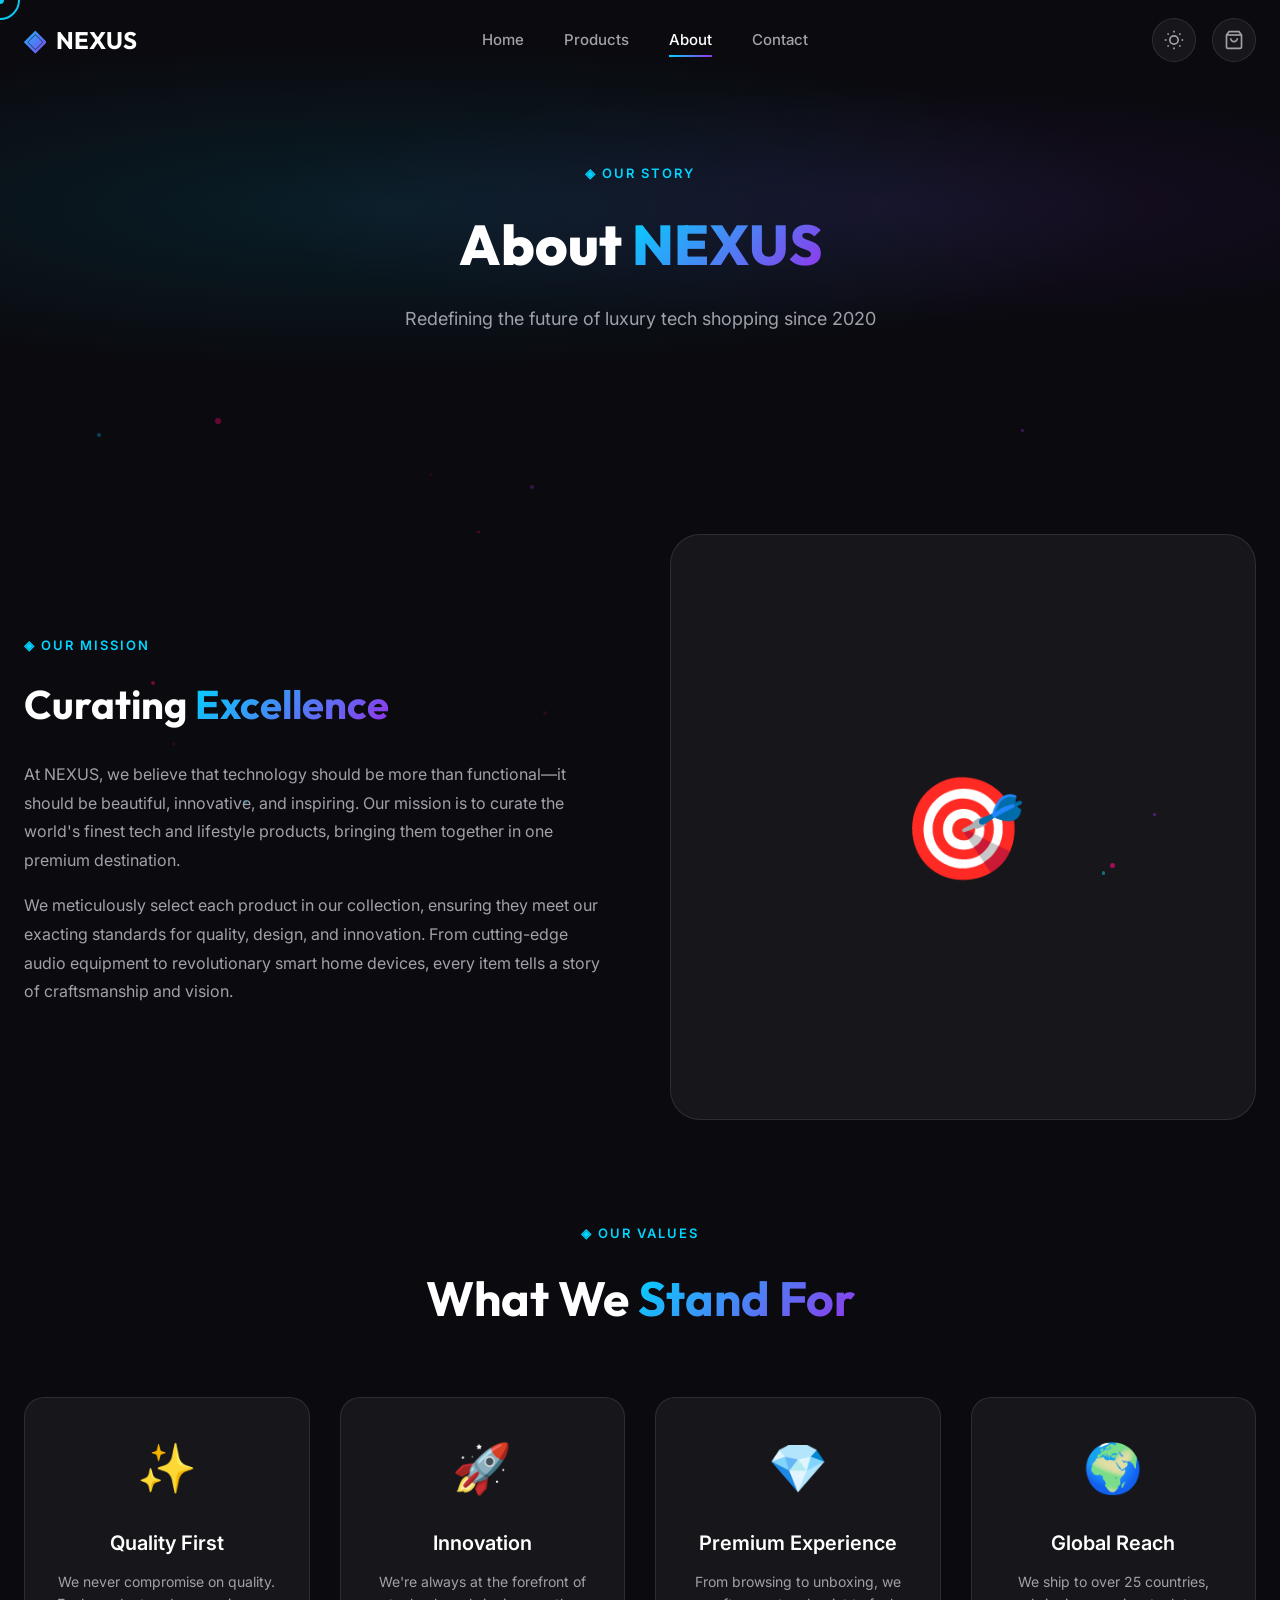
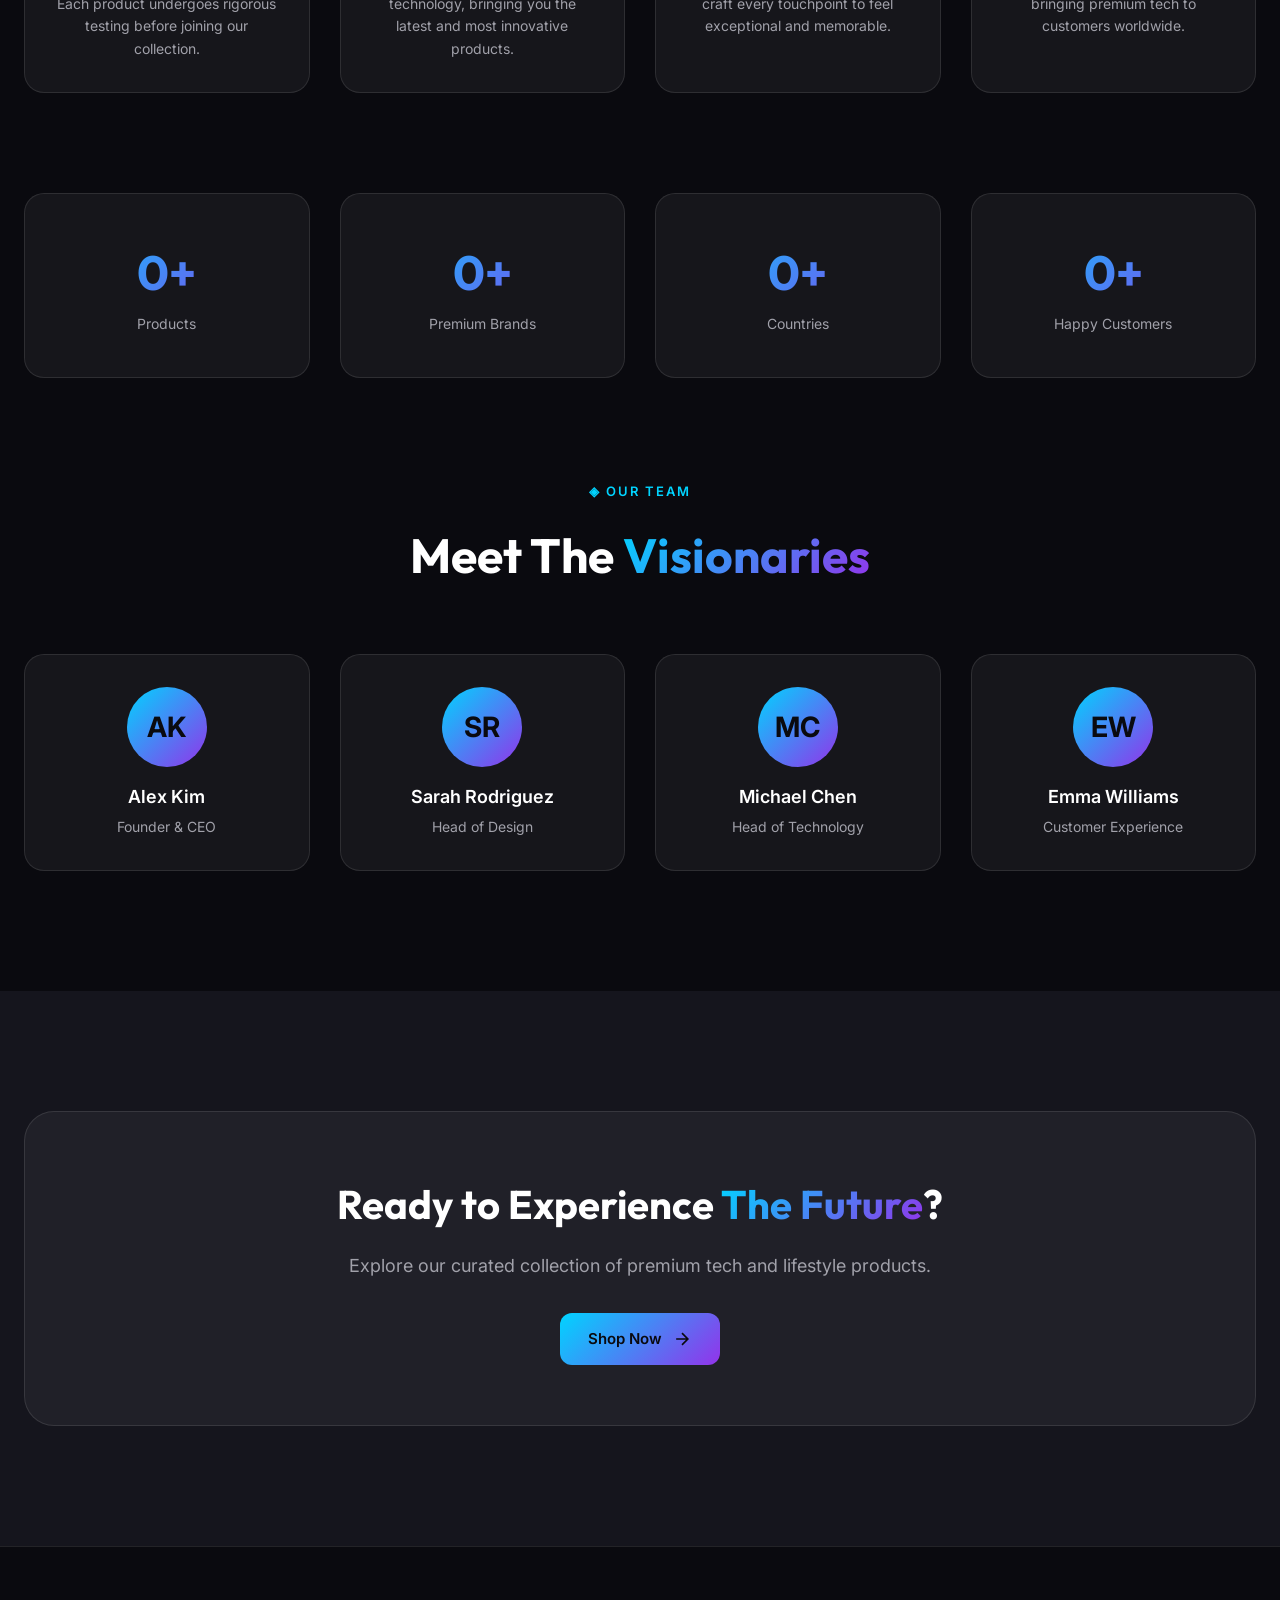
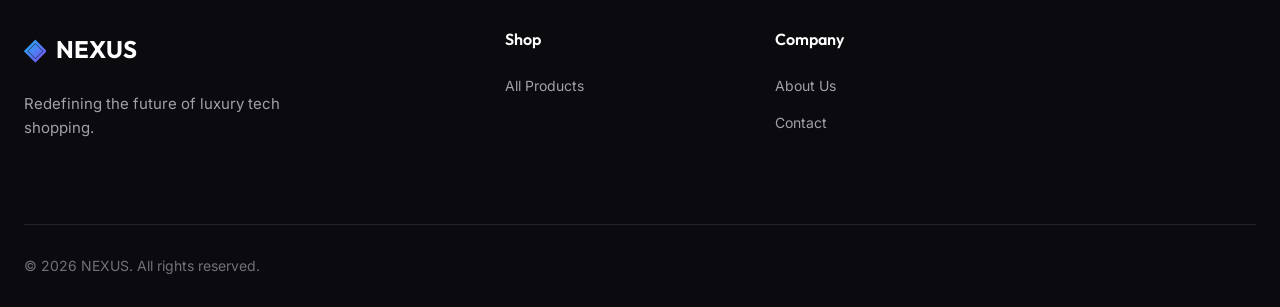
<file: about.html>
<!DOCTYPE html>
<html lang="en">

<head>

    
    <meta charset="UTF-8">
    <meta name="viewport" content="width=device-width, initial-scale=1.0">
    <meta name="description"
        content="Learn about NEXUS - Your premium destination for cutting-edge tech and lifestyle products.">
    <title>About Us | NEXUS</title>
    <link rel="preconnect" href="https://fonts.googleapis.com">
    <link rel="preconnect" href="https://fonts.gstatic.com" crossorigin>
    <link
        href="https://fonts.googleapis.com/css2?family=Inter:wght@300;400;500;600;700&family=Outfit:wght@300;400;500;600;700;800&display=swap"
        rel="stylesheet">
    <link rel="stylesheet" href="styles.css">
</head>

<body>
    <div id="particles-container" class="particles-container"></div>
    <div class="cursor cursor-dot"></div>
    <div class="cursor cursor-outline"></div>

    <!-- Header -->
    <header id="header" class="header scrolled">
        <nav class="nav container">
            <a href="index.html" class="logo">
                <span class="logo-icon">◈</span>
                <span class="logo-text">NEXUS</span>
            </a>
            <ul class="nav-links">
                <li><a href="index.html" class="nav-link">Home</a></li>
                <li><a href="products.html" class="nav-link">Products</a></li>
                <li><a href="about.html" class="nav-link active">About</a></li>
                <li><a href="contact.html" class="nav-link">Contact</a></li>
            </ul>
            <div class="nav-actions">
                <button id="theme-toggle" class="nav-btn magnetic-btn" aria-label="Toggle Theme">
                    <svg class="theme-icon-dark" width="20" height="20" viewBox="0 0 24 24" fill="none"
                        stroke="currentColor" stroke-width="2">
                        <circle cx="12" cy="12" r="5"></circle>
                        <line x1="12" y1="1" x2="12" y2="3"></line>
                        <line x1="12" y1="21" x2="12" y2="23"></line>
                        <line x1="4.22" y1="4.22" x2="5.64" y2="5.64"></line>
                        <line x1="18.36" y1="18.36" x2="19.78" y2="19.78"></line>
                        <line x1="1" y1="12" x2="3" y2="12"></line>
                        <line x1="21" y1="12" x2="23" y2="12"></line>
                        <line x1="4.22" y1="19.78" x2="5.64" y2="18.36"></line>
                        <line x1="18.36" y1="5.64" x2="19.78" y2="4.22"></line>
                    </svg>
                    <svg class="theme-icon-light" width="20" height="20" viewBox="0 0 24 24" fill="none"
                        stroke="currentColor" stroke-width="2">
                        <path d="M21 12.79A9 9 0 1 1 11.21 3 7 7 0 0 0 21 12.79z"></path>
                    </svg>
                </button>
                <button id="cart-toggle" class="nav-btn magnetic-btn cart-btn" aria-label="Shopping Cart">
                    <svg width="20" height="20" viewBox="0 0 24 24" fill="none" stroke="currentColor" stroke-width="2">
                        <path d="M6 2L3 6v14a2 2 0 0 0 2 2h14a2 2 0 0 0 2-2V6l-3-4z"></path>
                        <line x1="3" y1="6" x2="21" y2="6"></line>
                        <path d="M16 10a4 4 0 0 1-8 0"></path>
                    </svg>
                    <span id="cart-count" class="cart-count">0</span>
                </button>
                <button id="mobile-menu-toggle" class="nav-btn mobile-menu-btn" aria-label="Menu">
                    <span class="hamburger"></span>
                </button>
            </div>
        </nav>
        <div id="mobile-menu" class="mobile-menu">
            <ul class="mobile-nav-links">
                <li><a href="index.html" class="mobile-nav-link">Home</a></li>
                <li><a href="products.html" class="mobile-nav-link">Products</a></li>
                <li><a href="about.html" class="mobile-nav-link">About</a></li>
                <li><a href="contact.html" class="mobile-nav-link">Contact</a></li>
            </ul>
        </div>
    </header>

    <main>
        <!-- Page Header -->
        <section class="page-header">
            <div class="container">
                <div class="page-header-content">
                    <span class="section-badge">◈ OUR STORY</span>
                    <h1 class="page-title">About <span class="gradient-text">NEXUS</span></h1>
                    <p class="page-description">Redefining the future of luxury tech shopping since 2020</p>
                </div>
            </div>
        </section>

        <!-- About Content -->
        <section class="about-section">
            <div class="container">
                <!-- Mission -->
                <div class="about-block animate-on-scroll">
                    <div class="about-content">
                        <span class="section-badge">◈ OUR MISSION</span>
                        <h2 class="about-title">Curating <span class="gradient-text">Excellence</span></h2>
                        <p>At NEXUS, we believe that technology should be more than functional—it should be beautiful,
                            innovative, and inspiring. Our mission is to curate the world's finest tech and lifestyle
                            products, bringing them together in one premium destination.</p>
                        <p>We meticulously select each product in our collection, ensuring they meet our exacting
                            standards for quality, design, and innovation. From cutting-edge audio equipment to
                            revolutionary smart home devices, every item tells a story of craftsmanship and vision.</p>
                    </div>
                    <div class="about-image">
                        <div class="about-image-placeholder">
                            <span>🎯</span>
                        </div>
                    </div>
                </div>

                <!-- Values -->
                <div class="about-values animate-on-scroll">
                    <div class="section-header">
                        <span class="section-badge">◈ OUR VALUES</span>
                        <h2 class="section-title">What We <span class="gradient-text">Stand For</span></h2>
                    </div>
                    <div class="values-grid">
                        <div class="value-card">
                            <div class="value-icon">✨</div>
                            <h3>Quality First</h3>
                            <p>We never compromise on quality. Each product undergoes rigorous testing before joining
                                our collection.</p>
                        </div>
                        <div class="value-card">
                            <div class="value-icon">🚀</div>
                            <h3>Innovation</h3>
                            <p>We're always at the forefront of technology, bringing you the latest and most innovative
                                products.</p>
                        </div>
                        <div class="value-card">
                            <div class="value-icon">💎</div>
                            <h3>Premium Experience</h3>
                            <p>From browsing to unboxing, we craft every touchpoint to feel exceptional and memorable.
                            </p>
                        </div>
                        <div class="value-card">
                            <div class="value-icon">🌍</div>
                            <h3>Global Reach</h3>
                            <p>We ship to over 25 countries, bringing premium tech to customers worldwide.</p>
                        </div>
                    </div>
                </div>

                <!-- Stats -->
                <div class="about-stats animate-on-scroll">
                    <div class="stat-card">
                        <span class="stat-number" data-count="150">0</span>
                        <span class="stat-label">Products</span>
                    </div>
                    <div class="stat-card">
                        <span class="stat-number" data-count="50">0</span>
                        <span class="stat-label">Premium Brands</span>
                    </div>
                    <div class="stat-card">
                        <span class="stat-number" data-count="25">0</span>
                        <span class="stat-label">Countries</span>
                    </div>
                    <div class="stat-card">
                        <span class="stat-number" data-count="10000">0</span>
                        <span class="stat-label">Happy Customers</span>
                    </div>
                </div>

                <!-- Team -->
                <div class="about-team animate-on-scroll">
                    <div class="section-header">
                        <span class="section-badge">◈ OUR TEAM</span>
                        <h2 class="section-title">Meet The <span class="gradient-text">Visionaries</span></h2>
                    </div>
                    <div class="team-grid">
                        <div class="team-card">
                            <div class="team-avatar">AK</div>
                            <h3>Alex Kim</h3>
                            <p>Founder & CEO</p>
                        </div>
                        <div class="team-card">
                            <div class="team-avatar">SR</div>
                            <h3>Sarah Rodriguez</h3>
                            <p>Head of Design</p>
                        </div>
                        <div class="team-card">
                            <div class="team-avatar">MC</div>
                            <h3>Michael Chen</h3>
                            <p>Head of Technology</p>
                        </div>
                        <div class="team-card">
                            <div class="team-avatar">EW</div>
                            <h3>Emma Williams</h3>
                            <p>Customer Experience</p>
                        </div>
                    </div>
                </div>
            </div>
        </section>

        <!-- CTA -->
        <section class="about-cta">
            <div class="container">
                <div class="cta-card animate-on-scroll">
                    <h2>Ready to Experience <span class="gradient-text">The Future</span>?</h2>
                    <p>Explore our curated collection of premium tech and lifestyle products.</p>
                    <a href="products.html" class="btn btn-primary magnetic-btn">
                        <span>Shop Now</span>
                        <svg width="20" height="20" viewBox="0 0 24 24" fill="none" stroke="currentColor"
                            stroke-width="2">
                            <path d="M5 12h14M12 5l7 7-7 7" />
                        </svg>
                    </a>
                </div>
            </div>
        </section>
    </main>

    <!-- Footer -->
    <footer class="footer">
        <div class="container">
            <div class="footer-grid">
                <div class="footer-brand">
                    <a href="index.html" class="logo">
                        <span class="logo-icon">◈</span>
                        <span class="logo-text">NEXUS</span>
                    </a>
                    <p class="footer-tagline">Redefining the future of luxury tech shopping.</p>
                </div>
                <div class="footer-links">
                    <h4>Shop</h4>
                    <ul>
                        <li><a href="products.html">All Products</a></li>
                    </ul>
                </div>
                <div class="footer-links">
                    <h4>Company</h4>
                    <ul>
                        <li><a href="about.html">About Us</a></li>
                        <li><a href="contact.html">Contact</a></li>
                    </ul>
                </div>
            </div>
            <div class="footer-bottom">
                <p>&copy; 2026 NEXUS. All rights reserved.</p>
            </div>
        </div>
    </footer>

    <!-- Cart Sidebar -->
    <div id="cart-overlay" class="cart-overlay"></div>
    <aside id="cart-sidebar" class="cart-sidebar">
        <div class="cart-header">
            <h3>Your Cart</h3>
            <button id="cart-close" class="cart-close">&times;</button>
        </div>
        <div id="cart-items" class="cart-items">
            <div class="cart-empty">
                <svg width="64" height="64" viewBox="0 0 24 24" fill="none" stroke="currentColor" stroke-width="1">
                    <path d="M6 2L3 6v14a2 2 0 0 0 2 2h14a2 2 0 0 0 2-2V6l-3-4z"></path>
                    <line x1="3" y1="6" x2="21" y2="6"></line>
                    <path d="M16 10a4 4 0 0 1-8 0"></path>
                </svg>
                <p>Your cart is empty</p>
                <a href="products.html" class="btn btn-secondary">Start Shopping</a>
            </div>
        </div>
        <div id="cart-footer" class="cart-footer">
            <div class="cart-subtotal">
                <span>Subtotal</span>
                <span id="cart-total">$0.00</span>
            </div>
            <button id="checkout-btn" class="btn btn-primary checkout-btn magnetic-btn">Checkout</button>
        </div>
    </aside>

    <div id="toast-container" class="toast-container"> <!-- JavaScript (Modular) -->
        <script type="module" src="js/main.js"></script>
</body>

</html>
</file>
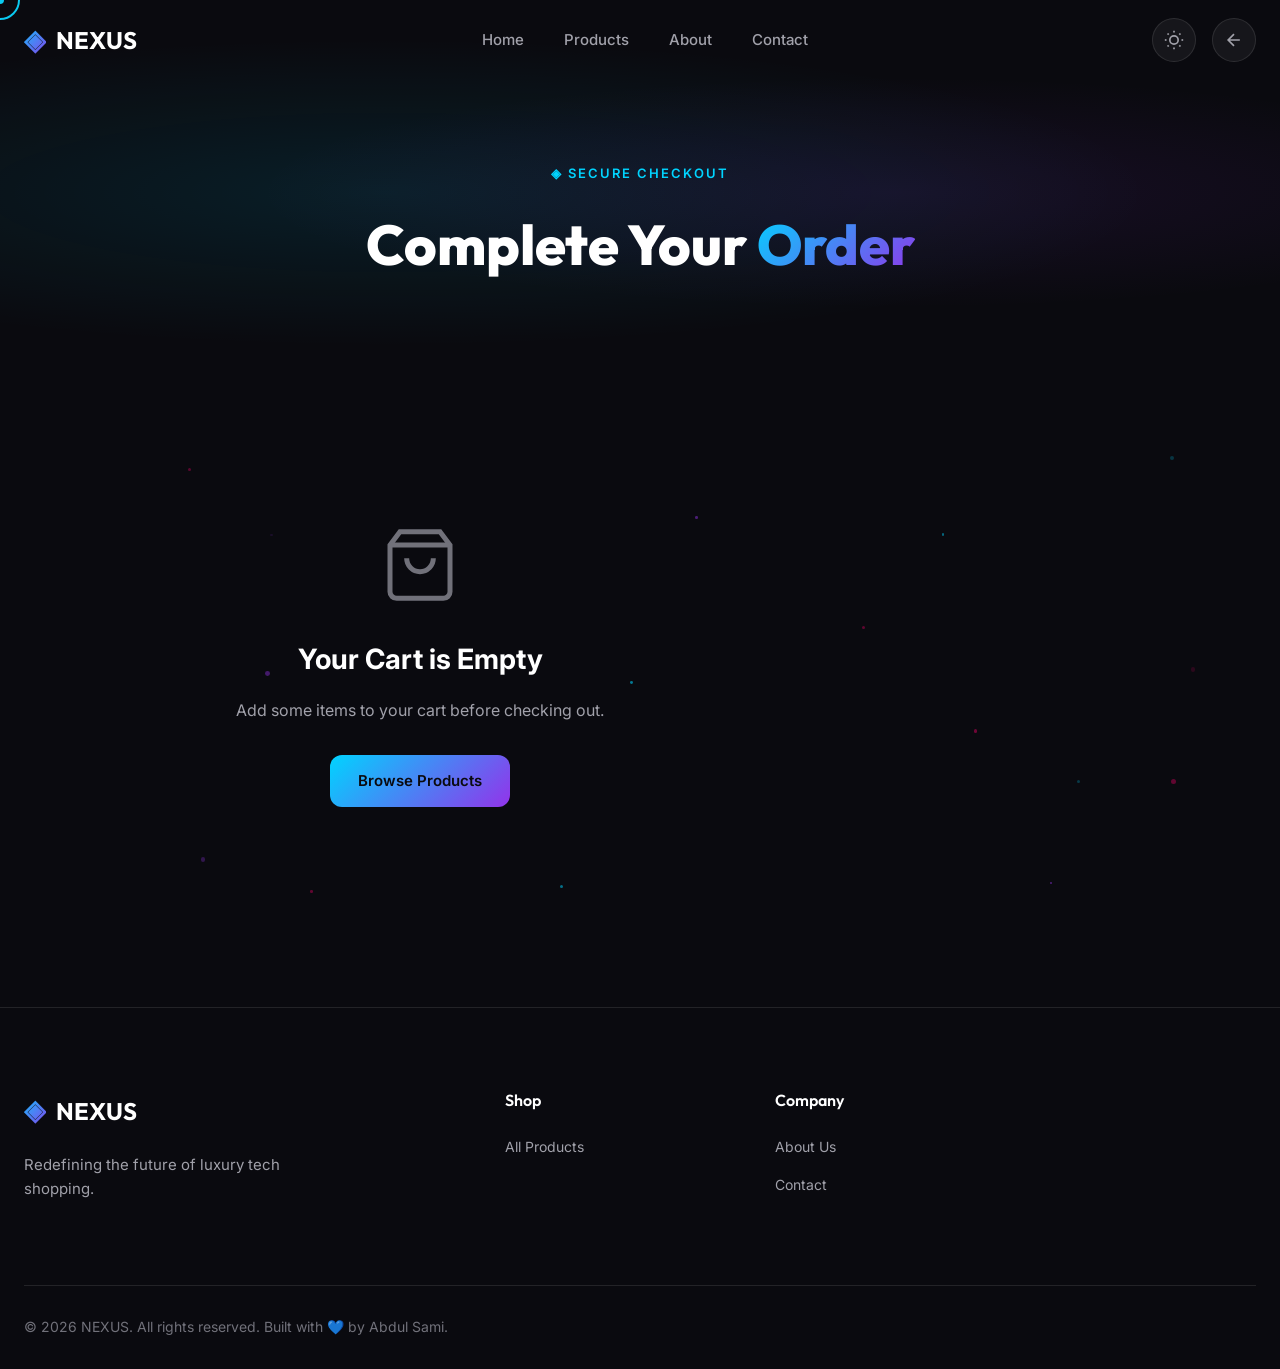
<file: checkout.html>
<!DOCTYPE html>
<html lang="en">
  <head>
    <meta charset="UTF-8" />
    <meta name="viewport" content="width=device-width, initial-scale=1.0" />
    <meta
      name="description"
      content="Checkout - Complete your purchase at NEXUS"
    />
    <title>Checkout | NEXUS</title>
    <link rel="preconnect" href="https://fonts.googleapis.com" />
    <link rel="preconnect" href="https://fonts.gstatic.com" crossorigin />
    <link
      href="https://fonts.googleapis.com/css2?family=Inter:wght@300;400;500;600;700&family=Outfit:wght@300;400;500;600;700;800&display=swap"
      rel="stylesheet"
    />
    <link rel="stylesheet" href="styles.css" />
  </head>

  <body>
    <div id="particles-container" class="particles-container"></div>
    <div class="cursor cursor-dot"></div>
    <div class="cursor cursor-outline"></div>

    <!-- Header -->
    <header id="header" class="header scrolled">
      <nav class="nav container">
        <a href="index.html" class="logo">
          <span class="logo-icon">◈</span>
          <span class="logo-text">NEXUS</span>
        </a>
        <ul class="nav-links">
          <li><a href="index.html" class="nav-link">Home</a></li>
          <li><a href="products.html" class="nav-link">Products</a></li>
          <li><a href="about.html" class="nav-link">About</a></li>
          <li><a href="contact.html" class="nav-link">Contact</a></li>
        </ul>
        <div class="nav-actions">
          <button
            id="theme-toggle"
            class="nav-btn magnetic-btn"
            aria-label="Toggle Theme"
          >
            <svg
              class="theme-icon-dark"
              width="20"
              height="20"
              viewBox="0 0 24 24"
              fill="none"
              stroke="currentColor"
              stroke-width="2"
            >
              <circle cx="12" cy="12" r="5"></circle>
              <line x1="12" y1="1" x2="12" y2="3"></line>
              <line x1="12" y1="21" x2="12" y2="23"></line>
              <line x1="4.22" y1="4.22" x2="5.64" y2="5.64"></line>
              <line x1="18.36" y1="18.36" x2="19.78" y2="19.78"></line>
              <line x1="1" y1="12" x2="3" y2="12"></line>
              <line x1="21" y1="12" x2="23" y2="12"></line>
              <line x1="4.22" y1="19.78" x2="5.64" y2="18.36"></line>
              <line x1="18.36" y1="5.64" x2="19.78" y2="4.22"></line>
            </svg>
            <svg
              class="theme-icon-light"
              width="20"
              height="20"
              viewBox="0 0 24 24"
              fill="none"
              stroke="currentColor"
              stroke-width="2"
            >
              <path d="M21 12.79A9 9 0 1 1 11.21 3 7 7 0 0 0 21 12.79z"></path>
            </svg>
          </button>
          <a
            href="products.html"
            class="nav-btn magnetic-btn cart-btn"
            aria-label="Continue Shopping"
          >
            <svg
              width="20"
              height="20"
              viewBox="0 0 24 24"
              fill="none"
              stroke="currentColor"
              stroke-width="2"
            >
              <path d="M19 12H5M12 19l-7-7 7-7" />
            </svg>
          </a>
          <button
            id="mobile-menu-toggle"
            class="nav-btn mobile-menu-btn"
            aria-label="Menu"
          >
            <span class="hamburger"></span>
          </button>
        </div>
      </nav>
      <div id="mobile-menu" class="mobile-menu">
        <ul class="mobile-nav-links">
          <li><a href="index.html" class="mobile-nav-link">Home</a></li>
          <li><a href="products.html" class="mobile-nav-link">Products</a></li>
          <li><a href="about.html" class="mobile-nav-link">About</a></li>
          <li><a href="contact.html" class="mobile-nav-link">Contact</a></li>
        </ul>
      </div>
    </header>

    <main>
      <!-- Page Header -->
      <section class="page-header checkout-header">
        <div class="container">
          <div class="page-header-content">
            <span class="section-badge">◈ SECURE CHECKOUT</span>
            <h1 class="page-title">
              Complete Your <span class="gradient-text">Order</span>
            </h1>
          </div>
        </div>
      </section>

      <!-- Checkout Section -->
      <section class="checkout-section">
        <div class="container">
          <div class="checkout-grid">
            <!-- Checkout Form -->
            <div class="checkout-form-container">
              <form id="checkout-form" class="checkout-form">
                <!-- Contact Information -->
                <div class="checkout-block">
                  <h3 class="checkout-block-title">
                    <span class="block-number">1</span>
                    Contact Information
                  </h3>
                  <div class="form-row">
                    <div class="form-group">
                      <label for="email">Email Address *</label>
                      <input
                        type="email"
                        id="email"
                        name="email"
                        required
                        placeholder="your@email.com"
                      />
                    </div>
                    <div class="form-group">
                      <label for="phone">Phone Number *</label>
                      <input
                        type="tel"
                        id="phone"
                        name="phone"
                        required
                        placeholder="+1 (555) 000-0000"
                      />
                    </div>
                  </div>
                </div>

                <!-- Shipping Information -->
                <div class="checkout-block">
                  <h3 class="checkout-block-title">
                    <span class="block-number">2</span>
                    Shipping Address
                  </h3>
                  <div class="form-row">
                    <div class="form-group">
                      <label for="firstName">First Name *</label>
                      <input
                        type="text"
                        id="firstName"
                        name="firstName"
                        required
                        placeholder="John"
                      />
                    </div>
                    <div class="form-group">
                      <label for="lastName">Last Name *</label>
                      <input
                        type="text"
                        id="lastName"
                        name="lastName"
                        required
                        placeholder="Doe"
                      />
                    </div>
                  </div>
                  <div class="form-group">
                    <label for="address">Street Address *</label>
                    <input
                      type="text"
                      id="address"
                      name="address"
                      required
                      placeholder="123 Main Street"
                    />
                  </div>
                  <div class="form-group">
                    <label for="address2"
                      >Apartment, suite, etc. (optional)</label
                    >
                    <input
                      type="text"
                      id="address2"
                      name="address2"
                      placeholder="Apt 4B"
                    />
                  </div>
                  <div class="form-row">
                    <div class="form-group">
                      <label for="city">City *</label>
                      <input
                        type="text"
                        id="city"
                        name="city"
                        required
                        placeholder="New York"
                      />
                    </div>
                    <div class="form-group">
                      <label for="state">State/Province *</label>
                      <input
                        type="text"
                        id="state"
                        name="state"
                        required
                        placeholder="NY"
                      />
                    </div>
                  </div>
                  <div class="form-row">
                    <div class="form-group">
                      <label for="zip">ZIP/Postal Code *</label>
                      <input
                        type="text"
                        id="zip"
                        name="zip"
                        required
                        placeholder="10001"
                      />
                    </div>
                    <div class="form-group">
                      <label for="country">Country *</label>
                      <select id="country" name="country" required>
                        <option value="">Select Country</option>
                        <option value="US">United States</option>
                        <option value="CA">Canada</option>
                        <option value="UK">United Kingdom</option>
                        <option value="AU">Australia</option>
                        <option value="DE">Germany</option>
                        <option value="FR">France</option>
                        <option value="PK">Pakistan</option>
                        <option value="IN">India</option>
                        <option value="AE">UAE</option>
                      </select>
                    </div>
                  </div>
                </div>

                <!-- Payment Information -->
                <div class="checkout-block">
                  <h3 class="checkout-block-title">
                    <span class="block-number">3</span>
                    Payment Method
                  </h3>
                  <div class="cod-payment-info">
                    <div class="cod-icon">
                      <svg
                        width="40"
                        height="40"
                        viewBox="0 0 24 24"
                        fill="none"
                        stroke="currentColor"
                        stroke-width="2"
                      >
                        <rect
                          x="1"
                          y="4"
                          width="22"
                          height="16"
                          rx="2"
                          ry="2"
                        ></rect>
                        <path d="M12 8v8M8 12h8"></path>
                      </svg>
                    </div>
                    <div class="cod-details">
                      <h4>Cash on Delivery (COD)</h4>
                      <p>
                        Pay with cash when your order is delivered to your
                        doorstep. No advance payment required.
                      </p>
                    </div>
                  </div>
                  <input type="hidden" name="payment" value="cod" />
                </div>

                <button
                  type="submit"
                  id="place-order-btn"
                  class="btn btn-primary place-order-btn magnetic-btn"
                >
                  <span class="btn-text">Place Order</span>
                  <span class="btn-loader" style="display: none">
                    <svg
                      class="spinner"
                      width="20"
                      height="20"
                      viewBox="0 0 24 24"
                    >
                      <circle
                        cx="12"
                        cy="12"
                        r="10"
                        stroke="currentColor"
                        stroke-width="3"
                        fill="none"
                        stroke-dasharray="60"
                        stroke-linecap="round"
                      />
                    </svg>
                    Processing...
                  </span>
                </button>
              </form>
            </div>

            <!-- Order Summary -->
            <aside class="order-summary">
              <div class="order-summary-card">
                <h3 class="order-summary-title">Order Summary</h3>
                <div class="order-items" id="order-items">
                  <!-- Items populated by JS -->
                </div>
                <div class="order-totals">
                  <div class="order-row">
                    <span>Subtotal</span>
                    <span id="order-subtotal">$0.00</span>
                  </div>
                  <div class="order-row">
                    <span>Shipping</span>
                    <span id="order-shipping">Free</span>
                  </div>
                  <div class="order-row">
                    <span>Tax (5%)</span>
                    <span id="order-tax">$0.00</span>
                  </div>
                  <div class="order-row total">
                    <span>Total</span>
                    <span id="order-total">$0.00</span>
                  </div>
                </div>
                <div class="order-security">
                  <svg
                    width="16"
                    height="16"
                    viewBox="0 0 24 24"
                    fill="none"
                    stroke="currentColor"
                    stroke-width="2"
                  >
                    <rect
                      x="3"
                      y="11"
                      width="18"
                      height="11"
                      rx="2"
                      ry="2"
                    ></rect>
                    <path d="M7 11V7a5 5 0 0 1 10 0v4"></path>
                  </svg>
                  <span>Secure 256-bit SSL encryption</span>
                </div>
              </div>
            </aside>
          </div>
        </div>
      </section>

      <!-- Order Confirmation Modal -->
      <div id="confirmation-modal" class="confirmation-modal">
        <div class="confirmation-content">
          <div class="confirmation-icon">
            <svg
              width="80"
              height="80"
              viewBox="0 0 24 24"
              fill="none"
              stroke="currentColor"
              stroke-width="2"
            >
              <path d="M22 11.08V12a10 10 0 1 1-5.93-9.14"></path>
              <polyline points="22 4 12 14.01 9 11.01"></polyline>
            </svg>
          </div>
          <h2>Order Confirmed!</h2>
          <p class="confirmation-order-number">
            Order #<span id="order-number"></span>
          </p>
          <p class="confirmation-message">
            Thank you for your purchase! A confirmation email has been sent to
            <strong id="confirmation-email"></strong>
          </p>
          <div class="confirmation-details">
            <p>You will receive shipping updates via email.</p>
          </div>
          <a href="index.html" class="btn btn-primary magnetic-btn">
            <span>Continue Shopping</span>
          </a>
        </div>
      </div>
    </main>

    <!-- Footer -->
    <footer class="footer">
      <div class="container">
        <div class="footer-grid">
          <div class="footer-brand">
            <a href="index.html" class="logo">
              <span class="logo-icon">◈</span>
              <span class="logo-text">NEXUS</span>
            </a>
            <p class="footer-tagline">
              Redefining the future of luxury tech shopping.
            </p>
          </div>
          <div class="footer-links">
            <h4>Shop</h4>
            <ul>
              <li><a href="products.html">All Products</a></li>
            </ul>
          </div>
          <div class="footer-links">
            <h4>Company</h4>
            <ul>
              <li><a href="about.html">About Us</a></li>
              <li><a href="contact.html">Contact</a></li>
            </ul>
          </div>
        </div>
        <div class="footer-bottom">
          <p>
            &copy; 2026 NEXUS. All rights reserved. Built with 💙 by Abdul Sami.
          </p>
        </div>
      </div>
    </footer>

    <div id="toast-container" class="toast-container"></div>
    <!-- JavaScript (Modular) -->
    <script type="module" src="js/main.js"></script>
  </body>
</html>
</file>
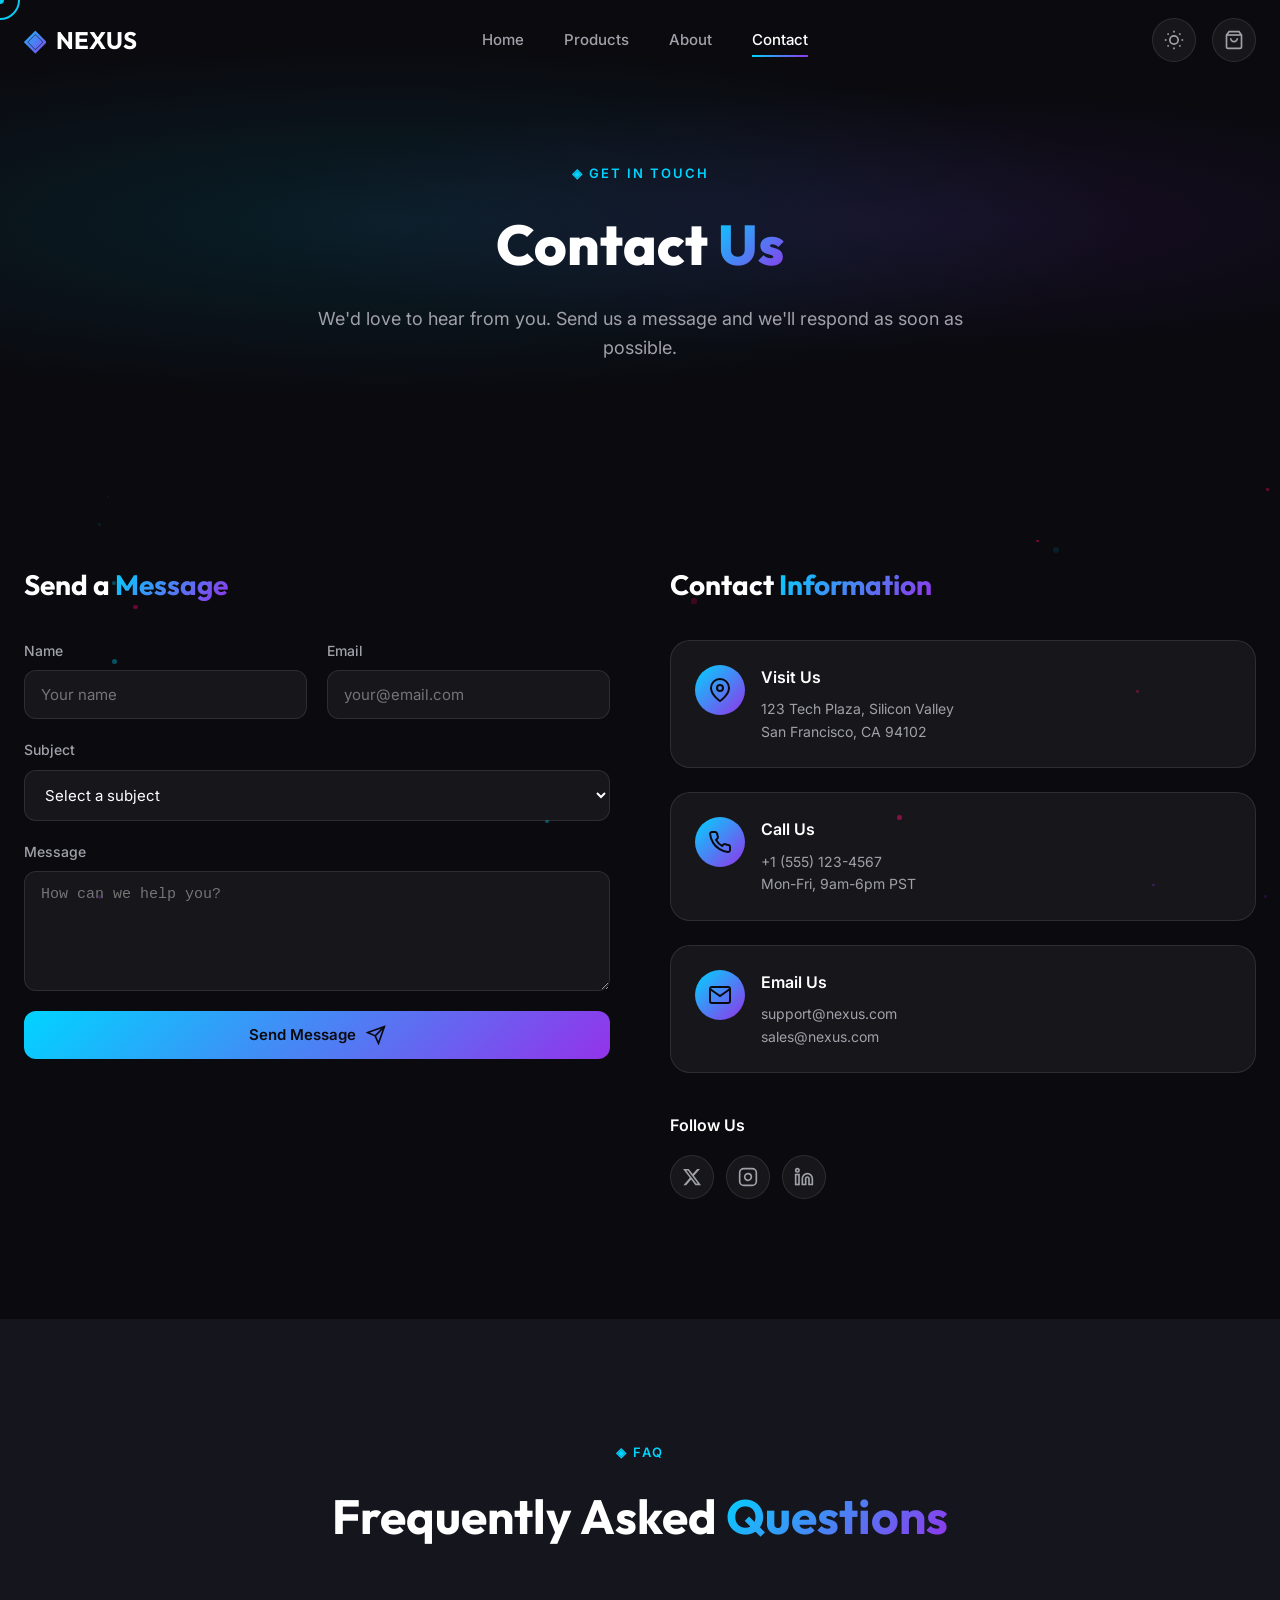
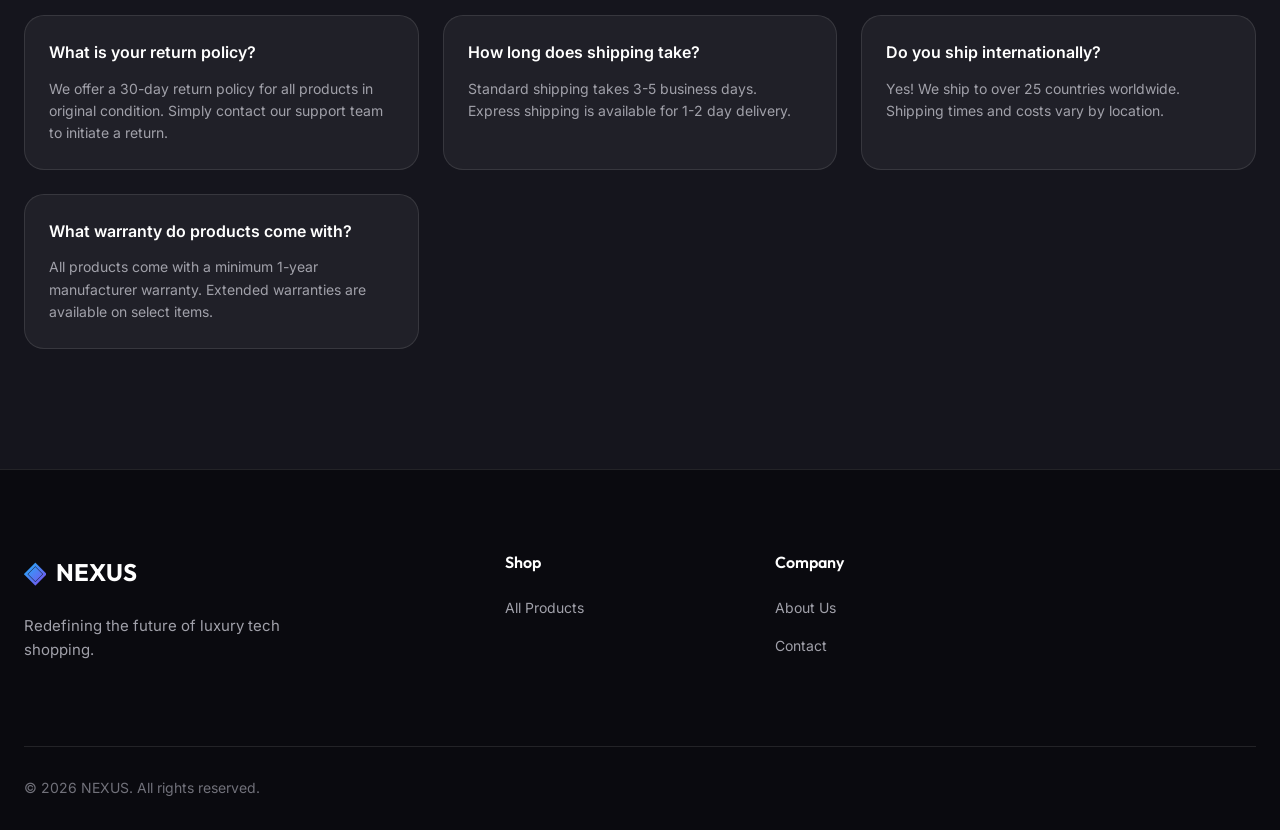
<file: contact.html>
<!DOCTYPE html>
<html lang="en">
  <head>
    <meta charset="UTF-8" />
    <meta name="viewport" content="width=device-width, initial-scale=1.0" />
    <meta
      name="description"
      content="Get in touch with NEXUS - We'd love to hear from you."
    />
    <title>Contact Us | NEXUS</title>
    <link rel="preconnect" href="https://fonts.googleapis.com" />
    <link rel="preconnect" href="https://fonts.gstatic.com" crossorigin />
    <link
      href="https://fonts.googleapis.com/css2?family=Inter:wght@300;400;500;600;700&family=Outfit:wght@300;400;500;600;700;800&display=swap"
      rel="stylesheet"
    />
    <link rel="stylesheet" href="styles.css" />
  </head>

  <body>
    <div id="particles-container" class="particles-container"></div>
    <div class="cursor cursor-dot"></div>
    <div class="cursor cursor-outline"></div>

    <!-- Header -->
    <header id="header" class="header scrolled">
      <nav class="nav container">
        <a href="index.html" class="logo">
          <span class="logo-icon">◈</span>
          <span class="logo-text">NEXUS</span>
        </a>
        <ul class="nav-links">
          <li><a href="index.html" class="nav-link">Home</a></li>
          <li><a href="products.html" class="nav-link">Products</a></li>
          <li><a href="about.html" class="nav-link">About</a></li>
          <li><a href="contact.html" class="nav-link active">Contact</a></li>
        </ul>
        <div class="nav-actions">
          <button
            id="theme-toggle"
            class="nav-btn magnetic-btn"
            aria-label="Toggle Theme"
          >
            <svg
              class="theme-icon-dark"
              width="20"
              height="20"
              viewBox="0 0 24 24"
              fill="none"
              stroke="currentColor"
              stroke-width="2"
            >
              <circle cx="12" cy="12" r="5"></circle>
              <line x1="12" y1="1" x2="12" y2="3"></line>
              <line x1="12" y1="21" x2="12" y2="23"></line>
              <line x1="4.22" y1="4.22" x2="5.64" y2="5.64"></line>
              <line x1="18.36" y1="18.36" x2="19.78" y2="19.78"></line>
              <line x1="1" y1="12" x2="3" y2="12"></line>
              <line x1="21" y1="12" x2="23" y2="12"></line>
              <line x1="4.22" y1="19.78" x2="5.64" y2="18.36"></line>
              <line x1="18.36" y1="5.64" x2="19.78" y2="4.22"></line>
            </svg>
            <svg
              class="theme-icon-light"
              width="20"
              height="20"
              viewBox="0 0 24 24"
              fill="none"
              stroke="currentColor"
              stroke-width="2"
            >
              <path d="M21 12.79A9 9 0 1 1 11.21 3 7 7 0 0 0 21 12.79z"></path>
            </svg>
          </button>
          <button
            id="cart-toggle"
            class="nav-btn magnetic-btn cart-btn"
            aria-label="Shopping Cart"
          >
            <svg
              width="20"
              height="20"
              viewBox="0 0 24 24"
              fill="none"
              stroke="currentColor"
              stroke-width="2"
            >
              <path
                d="M6 2L3 6v14a2 2 0 0 0 2 2h14a2 2 0 0 0 2-2V6l-3-4z"
              ></path>
              <line x1="3" y1="6" x2="21" y2="6"></line>
              <path d="M16 10a4 4 0 0 1-8 0"></path>
            </svg>
            <span id="cart-count" class="cart-count">0</span>
          </button>
          <button
            id="mobile-menu-toggle"
            class="nav-btn mobile-menu-btn"
            aria-label="Menu"
          >
            <span class="hamburger"></span>
          </button>
        </div>
      </nav>
      <div id="mobile-menu" class="mobile-menu">
        <ul class="mobile-nav-links">
          <li><a href="index.html" class="mobile-nav-link">Home</a></li>
          <li><a href="products.html" class="mobile-nav-link">Products</a></li>
          <li><a href="about.html" class="mobile-nav-link">About</a></li>
          <li><a href="contact.html" class="mobile-nav-link">Contact</a></li>
        </ul>
      </div>
    </header>

    <main>
      <!-- Page Header -->
      <section class="page-header">
        <div class="container">
          <div class="page-header-content">
            <span class="section-badge">◈ GET IN TOUCH</span>
            <h1 class="page-title">
              Contact <span class="gradient-text">Us</span>
            </h1>
            <p class="page-description">
              We'd love to hear from you. Send us a message and we'll respond as
              soon as possible.
            </p>
          </div>
        </div>
      </section>

      <!-- Contact Section -->
      <section class="contact-section">
        <div class="container">
          <div class="contact-grid">
            <!-- Contact Form -->
            <div class="contact-form-container animate-on-scroll">
              <h2>Send a <span class="gradient-text">Message</span></h2>
              <form id="contact-form" class="contact-form">
                <div class="form-row">
                  <div class="form-group">
                    <label for="contact-name">Name</label>
                    <input
                      type="text"
                      id="contact-name"
                      name="name"
                      required
                      placeholder="Your name"
                    />
                  </div>
                  <div class="form-group">
                    <label for="contact-email">Email</label>
                    <input
                      type="email"
                      id="contact-email"
                      name="email"
                      required
                      placeholder="your@email.com"
                    />
                  </div>
                </div>
                <div class="form-group">
                  <label for="contact-subject">Subject</label>
                  <select id="contact-subject" name="subject" required>
                    <option value="">Select a subject</option>
                    <option value="general">General Inquiry</option>
                    <option value="order">Order Support</option>
                    <option value="product">Product Question</option>
                    <option value="returns">Returns & Refunds</option>
                    <option value="partnership">Partnership</option>
                  </select>
                </div>
                <div class="form-group">
                  <label for="contact-message">Message</label>
                  <textarea
                    id="contact-message"
                    name="message"
                    rows="5"
                    required
                    placeholder="How can we help you?"
                  ></textarea>
                </div>
                <button type="submit" class="btn btn-primary magnetic-btn">
                  <span>Send Message</span>
                  <svg
                    width="20"
                    height="20"
                    viewBox="0 0 24 24"
                    fill="none"
                    stroke="currentColor"
                    stroke-width="2"
                  >
                    <line x1="22" y1="2" x2="11" y2="13"></line>
                    <polygon points="22 2 15 22 11 13 2 9 22 2"></polygon>
                  </svg>
                </button>
              </form>
            </div>

            <!-- Contact Info -->
            <div class="contact-info animate-on-scroll">
              <h2>Contact <span class="gradient-text">Information</span></h2>

              <div class="info-cards">
                <div class="info-card">
                  <div class="info-icon">
                    <svg
                      width="24"
                      height="24"
                      viewBox="0 0 24 24"
                      fill="none"
                      stroke="currentColor"
                      stroke-width="2"
                    >
                      <path
                        d="M21 10c0 7-9 13-9 13s-9-6-9-13a9 9 0 0 1 18 0z"
                      ></path>
                      <circle cx="12" cy="10" r="3"></circle>
                    </svg>
                  </div>
                  <div class="info-content">
                    <h4>Visit Us</h4>
                    <p>
                      123 Tech Plaza, Silicon Valley<br />San Francisco, CA
                      94102
                    </p>
                  </div>
                </div>

                <div class="info-card">
                  <div class="info-icon">
                    <svg
                      width="24"
                      height="24"
                      viewBox="0 0 24 24"
                      fill="none"
                      stroke="currentColor"
                      stroke-width="2"
                    >
                      <path
                        d="M22 16.92v3a2 2 0 0 1-2.18 2 19.79 19.79 0 0 1-8.63-3.07 19.5 19.5 0 0 1-6-6 19.79 19.79 0 0 1-3.07-8.67A2 2 0 0 1 4.11 2h3a2 2 0 0 1 2 1.72 12.84 12.84 0 0 0 .7 2.81 2 2 0 0 1-.45 2.11L8.09 9.91a16 16 0 0 0 6 6l1.27-1.27a2 2 0 0 1 2.11-.45 12.84 12.84 0 0 0 2.81.7A2 2 0 0 1 22 16.92z"
                      ></path>
                    </svg>
                  </div>
                  <div class="info-content">
                    <h4>Call Us</h4>
                    <p>+1 (555) 123-4567<br />Mon-Fri, 9am-6pm PST</p>
                  </div>
                </div>

                <div class="info-card">
                  <div class="info-icon">
                    <svg
                      width="24"
                      height="24"
                      viewBox="0 0 24 24"
                      fill="none"
                      stroke="currentColor"
                      stroke-width="2"
                    >
                      <path
                        d="M4 4h16c1.1 0 2 .9 2 2v12c0 1.1-.9 2-2 2H4c-1.1 0-2-.9-2-2V6c0-1.1.9-2 2-2z"
                      ></path>
                      <polyline points="22,6 12,13 2,6"></polyline>
                    </svg>
                  </div>
                  <div class="info-content">
                    <h4>Email Us</h4>
                    <p>support@nexus.com<br />sales@nexus.com</p>
                  </div>
                </div>
              </div>

              <div class="social-section">
                <h4>Follow Us</h4>
                <div class="social-links">
                  <a
                    href="#"
                    class="social-link magnetic-btn"
                    aria-label="Twitter"
                  >
                    <svg
                      width="20"
                      height="20"
                      viewBox="0 0 24 24"
                      fill="currentColor"
                    >
                      <path
                        d="M18.244 2.25h3.308l-7.227 8.26 8.502 11.24H16.17l-5.214-6.817L4.99 21.75H1.68l7.73-8.835L1.254 2.25H8.08l4.713 6.231zm-1.161 17.52h1.833L7.084 4.126H5.117z"
                      />
                    </svg>
                  </a>
                  <a
                    href="#"
                    class="social-link magnetic-btn"
                    aria-label="Instagram"
                  >
                    <svg
                      width="20"
                      height="20"
                      viewBox="0 0 24 24"
                      fill="none"
                      stroke="currentColor"
                      stroke-width="2"
                    >
                      <rect
                        x="2"
                        y="2"
                        width="20"
                        height="20"
                        rx="5"
                        ry="5"
                      ></rect>
                      <path
                        d="M16 11.37A4 4 0 1 1 12.63 8 4 4 0 0 1 16 11.37z"
                      ></path>
                    </svg>
                  </a>
                  <a
                    href="#"
                    class="social-link magnetic-btn"
                    aria-label="LinkedIn"
                  >
                    <svg
                      width="20"
                      height="20"
                      viewBox="0 0 24 24"
                      fill="none"
                      stroke="currentColor"
                      stroke-width="2"
                    >
                      <path
                        d="M16 8a6 6 0 0 1 6 6v7h-4v-7a2 2 0 0 0-2-2 2 2 0 0 0-2 2v7h-4v-7a6 6 0 0 1 6-6z"
                      ></path>
                      <rect x="2" y="9" width="4" height="12"></rect>
                      <circle cx="4" cy="4" r="2"></circle>
                    </svg>
                  </a>
                </div>
              </div>
            </div>
          </div>
        </div>
      </section>

      <!-- FAQ Section -->
      <section class="faq-section">
        <div class="container">
          <div class="section-header animate-on-scroll">
            <span class="section-badge">◈ FAQ</span>
            <h2 class="section-title">
              Frequently Asked <span class="gradient-text">Questions</span>
            </h2>
          </div>
          <div class="faq-grid animate-on-scroll">
            <div class="faq-item">
              <h4>What is your return policy?</h4>
              <p>
                We offer a 30-day return policy for all products in original
                condition. Simply contact our support team to initiate a return.
              </p>
            </div>
            <div class="faq-item">
              <h4>How long does shipping take?</h4>
              <p>
                Standard shipping takes 3-5 business days. Express shipping is
                available for 1-2 day delivery.
              </p>
            </div>
            <div class="faq-item">
              <h4>Do you ship internationally?</h4>
              <p>
                Yes! We ship to over 25 countries worldwide. Shipping times and
                costs vary by location.
              </p>
            </div>
            <div class="faq-item">
              <h4>What warranty do products come with?</h4>
              <p>
                All products come with a minimum 1-year manufacturer warranty.
                Extended warranties are available on select items.
              </p>
            </div>
          </div>
        </div>
      </section>
    </main>

    <!-- Footer -->
    <footer class="footer">
      <div class="container">
        <div class="footer-grid">
          <div class="footer-brand">
            <a href="index.html" class="logo">
              <span class="logo-icon">◈</span>
              <span class="logo-text">NEXUS</span>
            </a>
            <p class="footer-tagline">
              Redefining the future of luxury tech shopping.
            </p>
          </div>
          <div class="footer-links">
            <h4>Shop</h4>
            <ul>
              <li><a href="products.html">All Products</a></li>
            </ul>
          </div>
          <div class="footer-links">
            <h4>Company</h4>
            <ul>
              <li><a href="about.html">About Us</a></li>
              <li><a href="contact.html">Contact</a></li>
            </ul>
          </div>
        </div>
        <div class="footer-bottom">
          <p>&copy; 2026 NEXUS. All rights reserved.</p>
        </div>
      </div>
    </footer>

    <!-- Cart Sidebar -->
    <div id="cart-overlay" class="cart-overlay"></div>
    <aside id="cart-sidebar" class="cart-sidebar">
      <div class="cart-header">
        <h3>Your Cart</h3>
        <button id="cart-close" class="cart-close">&times;</button>
      </div>
      <div id="cart-items" class="cart-items">
        <div class="cart-empty">
          <svg
            width="64"
            height="64"
            viewBox="0 0 24 24"
            fill="none"
            stroke="currentColor"
            stroke-width="1"
          >
            <path d="M6 2L3 6v14a2 2 0 0 0 2 2h14a2 2 0 0 0 2-2V6l-3-4z"></path>
            <line x1="3" y1="6" x2="21" y2="6"></line>
            <path d="M16 10a4 4 0 0 1-8 0"></path>
          </svg>
          <p>Your cart is empty</p>
          <a href="products.html" class="btn btn-secondary">Start Shopping</a>
        </div>
      </div>
      <div id="cart-footer" class="cart-footer">
        <div class="cart-subtotal">
          <span>Subtotal</span>
          <span id="cart-total">$0.00</span>
        </div>
        <button
          id="checkout-btn"
          class="btn btn-primary checkout-btn magnetic-btn"
        >
          Checkout
        </button>
      </div>
    </aside>

    <div id="toast-container" class="toast-container"></div>

    <!-- JavaScript (Modular) -->
    <script type="module" src="js/main.js"></script>
  </body>
</html>
</file>
<file: styles.css>
:root {
  /* Colors */
  --bg-primary: #0a0a0f;
  --bg-secondary: #15151d;
  --bg-tertiary: #1a1a25;
  --surface: rgba(255, 255, 255, 0.03);
  --surface-hover: rgba(255, 255, 255, 0.06);
  --glass: rgba(255, 255, 255, 0.05);
  --glass-border: rgba(255, 255, 255, 0.1);

  --primary: #00d4ff;
  --primary-dark: #00a8cc;
  --secondary: #9333ea;
  --accent: #ff006e;
  --success: #10b981;
  --warning: #f59e0b;

  --text-primary: #ffffff;
  --text-secondary: #a1a1aa;
  --text-muted: #71717a;

  /* Gradients */
  --gradient-primary: linear-gradient(135deg, var(--primary), var(--secondary));
  --gradient-accent: linear-gradient(135deg, var(--secondary), var(--accent));
  --gradient-glow: radial-gradient(
    circle at center,
    var(--primary),
    transparent 70%
  );

  /* Typography */
  --font-display: "Outfit", sans-serif;
  --font-body: "Inter", sans-serif;

  /* Spacing */
  --container-max: 1400px;
  --section-padding: 120px;
  --header-height: 80px;

  /* Transitions */
  --transition-fast: 0.2s ease;
  --transition-normal: 0.3s ease;
  --transition-slow: 0.5s ease;
  --transition-bounce: 0.5s cubic-bezier(0.68, -0.55, 0.265, 1.55);

  /* Shadows */
  --shadow-sm: 0 2px 10px rgba(0, 0, 0, 0.3);
  --shadow-md: 0 4px 20px rgba(0, 0, 0, 0.4);
  --shadow-lg: 0 10px 40px rgba(0, 0, 0, 0.5);
  --shadow-glow: 0 0 30px rgba(0, 212, 255, 0.3);

  /* Border Radius */
  --radius-sm: 8px;
  --radius-md: 12px;
  --radius-lg: 20px;
  --radius-xl: 30px;
}

/* Reset & Base */
*,
*::before,
*::after {
  margin: 0;
  padding: 0;
  box-sizing: border-box;
}

html {
  scroll-behavior: smooth;
  scrollbar-width: thin;
  scrollbar-color: var(--primary) var(--bg-secondary);
}

body {
  font-family: var(--font-body);
  background: var(--bg-primary);
  color: var(--text-primary);
  line-height: 1.6;
  overflow-x: hidden;
  -webkit-font-smoothing: antialiased;
}

::-webkit-scrollbar {
  width: 8px;
}

::-webkit-scrollbar-track {
  background: var(--bg-secondary);
}

::-webkit-scrollbar-thumb {
  background: var(--gradient-primary);
  border-radius: 4px;
}

a {
  text-decoration: none;
  color: inherit;
  transition: var(--transition-fast);
}

button {
  font-family: inherit;
  cursor: pointer;
  border: none;
  background: none;
}

img {
  max-width: 100%;
  display: block;
}

ul {
  list-style: none;
}

input,
select {
  font-family: inherit;
  font-size: inherit;
}

.container {
  max-width: var(--container-max);
  margin: 0 auto;
  padding: 0 24px;
}

/* Custom Cursor */
.cursor {
  position: fixed;
  pointer-events: none;
  z-index: 10000;
  mix-blend-mode: difference;
}

.cursor-dot {
  width: 8px;
  height: 8px;
  background: var(--primary);
  border-radius: 50%;
  transform: translate(-50%, -50%);
  transition: transform 0.1s ease;
}

.cursor-outline {
  width: 40px;
  height: 40px;
  border: 2px solid var(--primary);
  border-radius: 50%;
  transform: translate(-50%, -50%);
  transition: transform 0.15s ease, width 0.3s ease, height 0.3s ease;
}

.cursor-outline.hover {
  width: 60px;
  height: 60px;
  border-color: var(--secondary);
}

@media (max-width: 1024px) {
  .cursor {
    display: none;
  }
}

/* Particles Background */
.particles-container {
  position: fixed;
  top: 0;
  left: 0;
  width: 100%;
  height: 100%;
  pointer-events: none;
  z-index: 0;
  overflow: hidden;
}

.particle {
  position: absolute;
  width: 4px;
  height: 4px;
  background: var(--primary);
  border-radius: 50%;
  opacity: 0.3;
  animation: float 15s infinite ease-in-out;
}

@keyframes float {
  0%,
  100% {
    transform: translate(0, 0) scale(1);
    opacity: 0.3;
  }

  25% {
    transform: translate(50px, -100px) scale(1.2);
    opacity: 0.5;
  }

  50% {
    transform: translate(-30px, -200px) scale(0.8);
    opacity: 0.3;
  }

  75% {
    transform: translate(80px, -300px) scale(1.1);
    opacity: 0.4;
  }
}

/* Loading Screen */
.loading-screen {
  position: fixed;
  top: 0;
  left: 0;
  width: 100%;
  height: 100%;
  background: var(--bg-primary);
  display: flex;
  align-items: center;
  justify-content: center;
  z-index: 10001;
  transition: opacity 0.5s ease, visibility 0.5s ease;
}

.loading-screen.hidden {
  opacity: 0;
  visibility: hidden;
}

.loader {
  position: relative;
  width: 120px;
  height: 120px;
  display: flex;
  align-items: center;
  justify-content: center;
}

.loader-ring {
  position: absolute;
  width: 100%;
  height: 100%;
  border: 2px solid transparent;
  border-top-color: var(--primary);
  border-radius: 50%;
  animation: spin 1.5s linear infinite;
}

.loader-ring:nth-child(2) {
  width: 80%;
  height: 80%;
  border-top-color: var(--secondary);
  animation-duration: 1.2s;
  animation-direction: reverse;
}

.loader-ring:nth-child(3) {
  width: 60%;
  height: 60%;
  border-top-color: var(--accent);
  animation-duration: 0.9s;
}

.loader-text {
  font-family: var(--font-display);
  font-size: 14px;
  font-weight: 600;
  letter-spacing: 4px;
  color: var(--text-primary);
}

@keyframes spin {
  to {
    transform: rotate(360deg);
  }
}

/* Header */
.header {
  position: fixed;
  top: 0;
  left: 0;
  width: 100%;
  height: var(--header-height);
  z-index: 1000;
  transition: var(--transition-normal);
}

.header::before {
  content: "";
  position: absolute;
  inset: 0;
  background: rgba(10, 10, 15, 0.8);
  backdrop-filter: blur(20px);
  border-bottom: 1px solid var(--glass-border);
  opacity: 0;
  transition: var(--transition-normal);
}

.header.scrolled::before {
  opacity: 1;
}

.nav {
  position: relative;
  display: flex;
  align-items: center;
  justify-content: space-between;
  height: 100%;
}

.logo {
  display: flex;
  align-items: center;
  gap: 10px;
  font-family: var(--font-display);
  font-size: 24px;
  font-weight: 700;
  z-index: 10;
}

.logo-icon {
  font-size: 28px;
  background: var(--gradient-primary);
  -webkit-background-clip: text;
  -webkit-text-fill-color: transparent;
  background-clip: text;
  animation: pulse-glow 2s ease-in-out infinite;
}

@keyframes pulse-glow {
  0%,
  100% {
    filter: drop-shadow(0 0 10px rgba(0, 212, 255, 0.5));
  }

  50% {
    filter: drop-shadow(0 0 20px rgba(0, 212, 255, 0.8));
  }
}

.nav-links {
  display: flex;
  gap: 40px;
}

.nav-link {
  position: relative;
  font-size: 15px;
  font-weight: 500;
  color: var(--text-secondary);
  padding: 8px 0;
  transition: var(--transition-fast);
}

.nav-link::after {
  content: "";
  position: absolute;
  bottom: 0;
  left: 0;
  width: 0;
  height: 2px;
  background: var(--gradient-primary);
  transition: var(--transition-normal);
}

.nav-link:hover,
.nav-link.active {
  color: var(--text-primary);
}

.nav-link:hover::after,
.nav-link.active::after {
  width: 100%;
}

.nav-actions {
  display: flex;
  align-items: center;
  gap: 16px;
}

.nav-btn {
  position: relative;
  width: 44px;
  height: 44px;
  display: flex;
  align-items: center;
  justify-content: center;
  color: var(--text-secondary);
  border-radius: 50%;
  background: var(--glass);
  border: 1px solid var(--glass-border);
  transition: var(--transition-normal);
}

.nav-btn:hover {
  color: var(--text-primary);
  background: var(--surface-hover);
  border-color: var(--primary);
  box-shadow: var(--shadow-glow);
}

.cart-count {
  position: absolute;
  top: -4px;
  right: -4px;
  width: 20px;
  height: 20px;
  background: var(--gradient-primary);
  border-radius: 50%;
  font-size: 11px;
  font-weight: 600;
  display: flex;
  align-items: center;
  justify-content: center;
  opacity: 0;
  transform: scale(0);
  transition: var(--transition-bounce);
}

.cart-count.show {
  opacity: 1;
  transform: scale(1);
}

.mobile-menu-btn {
  display: none;
}

.hamburger {
  width: 20px;
  height: 2px;
  background: var(--text-primary);
  position: relative;
  transition: var(--transition-fast);
}

.hamburger::before,
.hamburger::after {
  content: "";
  position: absolute;
  width: 100%;
  height: 100%;
  background: inherit;
  transition: var(--transition-fast);
}

.hamburger::before {
  top: -6px;
}

.hamburger::after {
  top: 6px;
}

.mobile-menu-btn.active .hamburger {
  background: transparent;
}

.mobile-menu-btn.active .hamburger::before {
  top: 0;
  transform: rotate(45deg);
}

.mobile-menu-btn.active .hamburger::after {
  top: 0;
  transform: rotate(-45deg);
}

/* Mobile Menu */
.mobile-menu {
  position: fixed;
  top: var(--header-height);
  left: 0;
  width: 100%;
  height: calc(100vh - var(--header-height));
  background: var(--bg-primary);
  padding: 40px 24px;
  transform: translateX(-100%);
  transition: var(--transition-normal);
  z-index: 999;
}

.mobile-menu.active {
  transform: translateX(0);
}

.mobile-nav-links {
  display: flex;
  flex-direction: column;
  gap: 24px;
}

.mobile-nav-link {
  font-family: var(--font-display);
  font-size: 32px;
  font-weight: 600;
  color: var(--text-secondary);
  transition: var(--transition-fast);
}

.mobile-nav-link:hover {
  color: var(--text-primary);
  transform: translateX(10px);
}

/* Search Overlay */
.search-overlay {
  position: fixed;
  inset: 0;
  background: rgba(10, 10, 15, 0.95);
  backdrop-filter: blur(20px);
  display: flex;
  align-items: flex-start;
  justify-content: center;
  padding-top: 15vh;
  z-index: 2000;
  opacity: 0;
  visibility: hidden;
  transition: var(--transition-normal);
}

.search-overlay.active {
  opacity: 1;
  visibility: visible;
}

.search-container {
  width: 100%;
  max-width: 700px;
  padding: 0 24px;
  transform: translateY(-30px);
  transition: var(--transition-normal);
}

.search-overlay.active .search-container {
  transform: translateY(0);
}

.search-close {
  position: absolute;
  top: 30px;
  right: 30px;
  font-size: 40px;
  color: var(--text-secondary);
  background: none;
  border: none;
  cursor: pointer;
  transition: var(--transition-fast);
}

.search-close:hover {
  color: var(--text-primary);
  transform: rotate(90deg);
}

.search-input-wrapper {
  position: relative;
  display: flex;
  align-items: center;
}

.search-icon {
  position: absolute;
  left: 20px;
  color: var(--text-muted);
}

.search-input {
  width: 100%;
  padding: 20px 20px 20px 60px;
  font-size: 20px;
  background: var(--glass);
  border: 1px solid var(--glass-border);
  border-radius: var(--radius-lg);
  color: var(--text-primary);
  outline: none;
  transition: var(--transition-normal);
}

.search-input:focus {
  border-color: var(--primary);
  box-shadow: var(--shadow-glow);
}

.search-input::placeholder {
  color: var(--text-muted);
}

.search-suggestions {
  margin-top: 20px;
  background: var(--bg-secondary);
  border-radius: var(--radius-md);
  overflow: hidden;
  max-height: 400px;
  overflow-y: auto;
}

.search-suggestion {
  display: flex;
  align-items: center;
  gap: 16px;
  padding: 16px 20px;
  cursor: pointer;
  transition: var(--transition-fast);
}

.search-suggestion:hover {
  background: var(--surface-hover);
}

.search-suggestion-image {
  width: 50px;
  height: 50px;
  border-radius: var(--radius-sm);
  background: var(--glass);
  display: flex;
  align-items: center;
  justify-content: center;
  font-size: 24px;
}

.search-suggestion-info h4 {
  font-size: 15px;
  font-weight: 500;
  margin-bottom: 4px;
}

.search-suggestion-info span {
  font-size: 14px;
  color: var(--primary);
  font-weight: 600;
}

/* Buttons */
.btn {
  display: inline-flex;
  align-items: center;
  justify-content: center;
  gap: 10px;
  padding: 14px 28px;
  font-size: 15px;
  font-weight: 600;
  border-radius: var(--radius-md);
  transition: var(--transition-normal);
  position: relative;
  overflow: hidden;
}

.btn-primary {
  background: var(--gradient-primary);
  color: var(--bg-primary);
}

.btn-primary::before {
  content: "";
  position: absolute;
  inset: 0;
  background: linear-gradient(135deg, var(--secondary), var(--primary));
  opacity: 0;
  transition: var(--transition-normal);
}

.btn-primary:hover::before {
  opacity: 1;
}

.btn-primary span,
.btn-primary svg {
  position: relative;
  z-index: 1;
}

.btn-primary:hover {
  box-shadow: 0 0 30px rgba(0, 212, 255, 0.4);
  transform: translateY(-2px);
}

.btn-secondary {
  background: var(--glass);
  border: 1px solid var(--glass-border);
  color: var(--text-primary);
}

.btn-secondary:hover {
  background: var(--surface-hover);
  border-color: var(--primary);
}

/* Gradient Text */
.gradient-text {
  background: var(--gradient-primary);
  -webkit-background-clip: text;
  -webkit-text-fill-color: transparent;
  background-clip: text;
}

/* Section Styles */
.section-header {
  text-align: center;
  margin-bottom: 60px;
}

.section-badge {
  display: inline-block;
  font-size: 13px;
  font-weight: 600;
  letter-spacing: 2px;
  color: var(--primary);
  margin-bottom: 16px;
}

.section-title {
  font-family: var(--font-display);
  font-size: clamp(32px, 5vw, 48px);
  font-weight: 700;
  margin-bottom: 16px;
}

.section-description {
  font-size: 18px;
  color: var(--text-secondary);
  max-width: 600px;
  margin: 0 auto;
}

/* Scroll Animation */
.animate-on-scroll {
  opacity: 0;
  transform: translateY(30px);
  transition: opacity 0.6s ease, transform 0.6s ease;
}

.animate-on-scroll.visible {
  opacity: 1;
  transform: translateY(0);
}

/* Hero Section */
.hero {
  position: relative;
  min-height: 100vh;
  display: flex;
  align-items: center;
  padding-top: var(--header-height);
  overflow: hidden;
}

.hero-bg {
  position: absolute;
  inset: 0;
  z-index: -1;
}

.hero-gradient {
  position: absolute;
  inset: 0;
  background: radial-gradient(
      ellipse 80% 50% at 20% 40%,
      rgba(0, 212, 255, 0.15),
      transparent
    ),
    radial-gradient(
      ellipse 60% 40% at 80% 60%,
      rgba(147, 51, 234, 0.15),
      transparent
    ),
    radial-gradient(
      ellipse 50% 30% at 50% 80%,
      rgba(255, 0, 110, 0.1),
      transparent
    );
  animation: gradient-shift 10s ease-in-out infinite;
}

@keyframes gradient-shift {
  0%,
  100% {
    opacity: 1;
    transform: scale(1);
  }

  50% {
    opacity: 0.8;
    transform: scale(1.1);
  }
}

.hero-mesh {
  position: absolute;
  inset: 0;
  background-image: linear-gradient(
      rgba(255, 255, 255, 0.02) 1px,
      transparent 1px
    ),
    linear-gradient(90deg, rgba(255, 255, 255, 0.02) 1px, transparent 1px);
  background-size: 50px 50px;
  mask-image: radial-gradient(ellipse at center, black 30%, transparent 70%);
}

.hero-content {
  display: grid;
  grid-template-columns: 1fr 1fr;
  gap: 60px;
  align-items: center;
}

.hero-badge {
  display: inline-block;
  padding: 10px 20px;
  background: var(--glass);
  border: 1px solid var(--glass-border);
  border-radius: var(--radius-xl);
  font-size: 13px;
  font-weight: 600;
  letter-spacing: 2px;
  color: var(--primary);
  margin-bottom: 24px;
}

.hero-title {
  font-family: var(--font-display);
  font-size: clamp(40px, 6vw, 72px);
  font-weight: 800;
  line-height: 1.1;
  margin-bottom: 24px;
}

.title-line {
  display: block;
}

.hero-description {
  font-size: 18px;
  color: var(--text-secondary);
  max-width: 500px;
  margin-bottom: 32px;
}

.hero-buttons {
  display: flex;
  gap: 16px;
  flex-wrap: wrap;
}

/* Hero Showcase */
.hero-showcase {
  position: relative;
  display: flex;
  flex-direction: column;
  align-items: center;
}

.showcase-3d {
  perspective: 1000px;
  margin-bottom: 40px;
}

.showcase-card {
  position: relative;
  width: 350px;
  height: 400px;
  background: var(--glass);
  border: 1px solid var(--glass-border);
  border-radius: var(--radius-lg);
  padding: 30px;
  display: flex;
  flex-direction: column;
  transform-style: preserve-3d;
  transition: transform 0.5s ease;
  animation: float-card 6s ease-in-out infinite;
}

@keyframes float-card {
  0%,
  100% {
    transform: translateY(0) rotateX(5deg) rotateY(-5deg);
  }

  50% {
    transform: translateY(-20px) rotateX(0deg) rotateY(5deg);
  }
}

.showcase-glow {
  position: absolute;
  top: 50%;
  left: 50%;
  width: 200px;
  height: 200px;
  background: var(--gradient-glow);
  transform: translate(-50%, -50%);
  filter: blur(60px);
  opacity: 0.5;
}

.showcase-image {
  flex: 1;
  display: flex;
  align-items: center;
  justify-content: center;
  position: relative;
}

.floating-product {
  width: 150px;
  height: 150px;
  background: var(--gradient-primary);
  border-radius: 50%;
  position: relative;
  animation: pulse 3s ease-in-out infinite;
}

.floating-product::before {
  content: "🎧";
  position: absolute;
  top: 50%;
  left: 50%;
  transform: translate(-50%, -50%);
  font-size: 60px;
}

.product-hologram {
  position: absolute;
  inset: -20px;
  border: 2px solid var(--primary);
  border-radius: 50%;
  opacity: 0.3;
  animation: hologram 2s ease-in-out infinite;
}

@keyframes hologram {
  0%,
  100% {
    transform: scale(1);
    opacity: 0.3;
  }

  50% {
    transform: scale(1.1);
    opacity: 0.1;
  }
}

@keyframes pulse {
  0%,
  100% {
    transform: scale(1);
    box-shadow: 0 0 30px rgba(0, 212, 255, 0.3);
  }

  50% {
    transform: scale(1.05);
    box-shadow: 0 0 50px rgba(0, 212, 255, 0.5);
  }
}

.showcase-info {
  text-align: center;
  position: relative;
  z-index: 1;
}

.showcase-label {
  display: inline-block;
  padding: 4px 12px;
  background: var(--gradient-accent);
  border-radius: var(--radius-sm);
  font-size: 11px;
  font-weight: 600;
  text-transform: uppercase;
  margin-bottom: 8px;
}

.showcase-info h3 {
  font-family: var(--font-display);
  font-size: 24px;
  font-weight: 700;
  margin-bottom: 4px;
}

.showcase-info p {
  font-size: 14px;
  color: var(--text-secondary);
}

.showcase-stats {
  display: flex;
  gap: 40px;
}

.stat-item {
  text-align: center;
}

.stat-value {
  display: block;
  font-family: var(--font-display);
  font-size: 36px;
  font-weight: 700;
  background: var(--gradient-primary);
  -webkit-background-clip: text;
  -webkit-text-fill-color: transparent;
  background-clip: text;
}

.stat-value::after {
  content: "+";
}

.stat-label {
  font-size: 14px;
  color: var(--text-secondary);
}

.scroll-indicator {
  position: absolute;
  bottom: 40px;
  left: 50%;
  transform: translateX(-50%);
  display: flex;
  flex-direction: column;
  align-items: center;
  gap: 10px;
  color: var(--text-muted);
  font-size: 13px;
  animation: bounce 2s infinite;
}

.scroll-arrow {
  width: 24px;
  height: 24px;
  border-right: 2px solid var(--primary);
  border-bottom: 2px solid var(--primary);
  transform: rotate(45deg);
}

@keyframes bounce {
  0%,
  100% {
    transform: translateX(-50%) translateY(0);
  }

  50% {
    transform: translateX(-50%) translateY(10px);
  }
}

/* Responsive */
@media (max-width: 1024px) {
  .nav-links {
    display: none;
  }

  .mobile-menu-btn {
    display: flex;
  }

  .hero-content {
    grid-template-columns: 1fr;
    text-align: center;
  }

  .hero-description {
    margin: 0 auto 32px;
  }

  .hero-buttons {
    justify-content: center;
  }

  .showcase-card {
    width: 300px;
    height: 350px;
  }
}

@media (max-width: 768px) {
  :root {
    --section-padding: 80px;
    --header-height: 70px;
  }

  .hero-title {
    font-size: 36px;
  }

  .showcase-stats {
    gap: 24px;
  }

  .stat-value {
    font-size: 28px;
  }
}

/* Featured Section */
.featured-section {
  padding: var(--section-padding) 0;
  position: relative;
  overflow: hidden;
}

.featured-carousel {
  position: relative;
  overflow: hidden;
}

.carousel-track {
  display: flex;
  gap: 30px;
  transition: transform 0.5s ease;
}

.featured-card {
  flex: 0 0 calc(33.333% - 20px);
  min-width: 350px;
  background: var(--glass);
  border: 1px solid var(--glass-border);
  border-radius: var(--radius-lg);
  overflow: hidden;
  position: relative;
  transition: var(--transition-normal);
}

.featured-card:hover {
  transform: translateY(-10px);
  border-color: var(--primary);
  box-shadow: var(--shadow-glow);
}

.featured-card-image {
  height: 280px;
  background: var(--bg-tertiary);
  display: flex;
  align-items: center;
  justify-content: center;
  font-size: 80px;
  position: relative;
  overflow: hidden;
}

.featured-card-image img {
  width: 100%;
  height: 100%;
  object-fit: cover;
  transition: transform var(--transition-normal);
}

.featured-card:hover .featured-card-image img {
  transform: scale(1.05);
}

.featured-card-image::before {
  content: "";
  position: absolute;
  inset: 0;
  background: var(--gradient-primary);
  opacity: 0;
  transition: var(--transition-normal);
}

.featured-card:hover .featured-card-image::before {
  opacity: 0.1;
}

.featured-card-content {
  padding: 24px;
}

.featured-card-badge {
  display: inline-block;
  padding: 4px 12px;
  border-radius: var(--radius-sm);
  font-size: 11px;
  font-weight: 600;
  text-transform: uppercase;
  margin-bottom: 12px;
}

.badge-new {
  background: var(--primary);
  color: var(--bg-primary);
}

.badge-sale {
  background: var(--accent);
  color: white;
}

.badge-trending {
  background: var(--secondary);
  color: white;
}

.featured-card-title {
  font-family: var(--font-display);
  font-size: 20px;
  font-weight: 600;
  margin-bottom: 8px;
}

.featured-card-price {
  font-size: 18px;
  font-weight: 700;
  color: var(--primary);
}

.featured-card-price .original {
  text-decoration: line-through;
  color: var(--text-muted);
  font-weight: 400;
  margin-left: 8px;
}

.carousel-controls {
  display: flex;
  justify-content: center;
  align-items: center;
  gap: 20px;
  margin-top: 40px;
}

.carousel-btn {
  width: 50px;
  height: 50px;
  display: flex;
  align-items: center;
  justify-content: center;
  background: var(--glass);
  border: 1px solid var(--glass-border);
  border-radius: 50%;
  color: var(--text-primary);
  transition: var(--transition-normal);
}

.carousel-btn:hover {
  background: var(--surface-hover);
  border-color: var(--primary);
  box-shadow: var(--shadow-glow);
}

.carousel-dots {
  display: flex;
  gap: 10px;
}

.carousel-dot {
  width: 10px;
  height: 10px;
  border-radius: 50%;
  background: var(--glass-border);
  cursor: pointer;
  transition: var(--transition-normal);
}

.carousel-dot.active {
  background: var(--primary);
  box-shadow: 0 0 10px var(--primary);
}

/* Products Section */
.products-section {
  padding: var(--section-padding) 0;
  background: var(--bg-secondary);
}

.products-layout {
  display: grid;
  grid-template-columns: 280px 1fr;
  gap: 40px;
  position: relative;
}

/* Filter Sidebar */
.filter-sidebar {
  background: var(--glass);
  border: 1px solid var(--glass-border);
  border-radius: var(--radius-lg);
  padding: 24px;
  height: fit-content;
  position: sticky;
  top: calc(var(--header-height) + 20px);
}

.filter-header {
  display: flex;
  justify-content: space-between;
  align-items: center;
  margin-bottom: 24px;
  padding-bottom: 16px;
  border-bottom: 1px solid var(--glass-border);
}

.filter-header h3 {
  font-family: var(--font-display);
  font-size: 18px;
  font-weight: 600;
}

.clear-filters-btn {
  font-size: 13px;
  color: var(--primary);
  cursor: pointer;
  transition: var(--transition-fast);
}

.clear-filters-btn:hover {
  text-decoration: underline;
}

.filter-group {
  margin-bottom: 24px;
}

.filter-title {
  font-size: 14px;
  font-weight: 600;
  color: var(--text-secondary);
  margin-bottom: 12px;
}

.filter-options {
  display: flex;
  flex-direction: column;
  gap: 10px;
}

.filter-option {
  display: flex;
  align-items: center;
  gap: 12px;
  cursor: pointer;
  font-size: 14px;
  color: var(--text-secondary);
  transition: var(--transition-fast);
}

.filter-option:hover {
  color: var(--text-primary);
}

.filter-option input {
  display: none;
}

.checkmark {
  width: 18px;
  height: 18px;
  border: 2px solid var(--glass-border);
  border-radius: 4px;
  position: relative;
  transition: var(--transition-fast);
}

.checkmark.radio {
  border-radius: 50%;
}

.filter-option input:checked + .checkmark {
  background: var(--primary);
  border-color: var(--primary);
}

.filter-option input:checked + .checkmark::after {
  content: "✓";
  position: absolute;
  top: 50%;
  left: 50%;
  transform: translate(-50%, -50%);
  font-size: 12px;
  color: var(--bg-primary);
}

.filter-option input:checked + .checkmark.radio::after {
  content: "";
  width: 8px;
  height: 8px;
  background: var(--bg-primary);
  border-radius: 50%;
}

.stars {
  color: var(--warning);
}

.price-range-container {
  padding: 10px 0;
}

.price-inputs {
  display: flex;
  align-items: center;
  gap: 10px;
  margin-bottom: 16px;
}

.price-input-group {
  flex: 1;
  display: flex;
  align-items: center;
  gap: 8px;
  padding: 10px 12px;
  background: var(--bg-secondary);
  border: 1px solid var(--glass-border);
  border-radius: var(--radius-sm);
}

.price-input-group span {
  color: var(--text-muted);
}

.price-input-group input {
  width: 100%;
  background: none;
  border: none;
  color: var(--text-primary);
  outline: none;
}

.price-separator {
  color: var(--text-muted);
}

.price-slider {
  position: relative;
}

.price-slider input[type="range"] {
  width: 100%;
  height: 4px;
  -webkit-appearance: none;
  background: var(--glass-border);
  border-radius: 2px;
  outline: none;
}

.price-slider input[type="range"]::-webkit-slider-thumb {
  -webkit-appearance: none;
  width: 18px;
  height: 18px;
  background: var(--primary);
  border-radius: 50%;
  cursor: pointer;
  box-shadow: 0 0 10px var(--primary);
}

.apply-filters-btn {
  width: 100%;
  margin-top: 16px;
}

.mobile-filter-toggle {
  display: none;
  align-items: center;
  gap: 8px;
  padding: 12px 20px;
  background: var(--glass);
  border: 1px solid var(--glass-border);
  border-radius: var(--radius-md);
  color: var(--text-primary);
  font-size: 14px;
  font-weight: 500;
  margin-bottom: 20px;
}

/* Products Container */
.products-container {
  min-width: 0;
}

.products-toolbar {
  display: flex;
  justify-content: space-between;
  align-items: center;
  margin-bottom: 24px;
  flex-wrap: wrap;
  gap: 16px;
}

.products-count {
  font-size: 14px;
  color: var(--text-secondary);
}

.products-count span {
  color: var(--text-primary);
  font-weight: 600;
}

.products-sort {
  display: flex;
  align-items: center;
  gap: 10px;
}

.products-sort label {
  font-size: 14px;
  color: var(--text-secondary);
}

.sort-select {
  padding: 10px 16px;
  background: var(--glass);
  border: 1px solid var(--glass-border);
  border-radius: var(--radius-sm);
  color: var(--text-primary);
  outline: none;
  cursor: pointer;
}

.sort-select option {
  background: var(--bg-secondary);
}

/* Products Grid */
.products-grid {
  display: grid;
  grid-template-columns: repeat(auto-fill, minmax(280px, 1fr));
  gap: 24px;
}

/* Product Card */
.product-card {
  background: var(--glass);
  border: 1px solid var(--glass-border);
  border-radius: var(--radius-lg);
  overflow: hidden;
  position: relative;
  transform-style: preserve-3d;
  transition: var(--transition-normal);
}

.product-card:hover {
  border-color: var(--primary);
  box-shadow: var(--shadow-glow);
}

.product-card-inner {
  transition: transform 0.5s ease;
}

.product-card:hover .product-card-inner {
  transform: translateZ(20px);
}

.product-image {
  height: 250px;
  background: var(--bg-tertiary);
  display: flex;
  align-items: center;
  justify-content: center;
  font-size: 70px;
  position: relative;
  overflow: hidden;
}

.product-image::after {
  content: "";
  position: absolute;
  top: -50%;
  left: -50%;
  width: 200%;
  height: 200%;
  background: linear-gradient(
    45deg,
    transparent 40%,
    rgba(255, 255, 255, 0.1) 50%,
    transparent 60%
  );
  transform: translateX(-100%);
  transition: transform 0.6s ease;
}

.product-card:hover .product-image::after {
  transform: translateX(100%);
}

.product-badges {
  position: absolute;
  top: 16px;
  left: 16px;
  display: flex;
  flex-direction: column;
  gap: 8px;
}

.product-badge {
  padding: 4px 10px;
  border-radius: var(--radius-sm);
  font-size: 11px;
  font-weight: 600;
  text-transform: uppercase;
}

.product-actions {
  position: absolute;
  top: 16px;
  right: 16px;
  display: flex;
  flex-direction: column;
  gap: 8px;
  opacity: 0;
  transform: translateX(10px);
  transition: var(--transition-normal);
}

.product-card:hover .product-actions {
  opacity: 1;
  transform: translateX(0);
}

.product-action-btn {
  width: 40px;
  height: 40px;
  display: flex;
  align-items: center;
  justify-content: center;
  background: var(--bg-primary);
  border: 1px solid var(--glass-border);
  border-radius: 50%;
  color: var(--text-primary);
  transition: var(--transition-fast);
}

.product-action-btn:hover {
  background: var(--primary);
  color: var(--bg-primary);
}

.product-content {
  padding: 20px;
}

.product-category {
  font-size: 12px;
  color: var(--text-muted);
  text-transform: uppercase;
  letter-spacing: 1px;
  margin-bottom: 8px;
}

.product-title {
  font-family: var(--font-display);
  font-size: 18px;
  font-weight: 600;
  margin-bottom: 8px;
  transition: var(--transition-fast);
}

.product-card:hover .product-title {
  color: var(--primary);
}

.product-rating {
  display: flex;
  align-items: center;
  gap: 8px;
  margin-bottom: 12px;
}

.rating-stars {
  color: var(--warning);
  font-size: 14px;
}

.rating-count {
  font-size: 13px;
  color: var(--text-muted);
}

.product-footer {
  display: flex;
  justify-content: space-between;
  align-items: center;
}

.product-price {
  font-size: 20px;
  font-weight: 700;
  color: var(--primary);
}

.product-price .original {
  font-size: 14px;
  text-decoration: line-through;
  color: var(--text-muted);
  font-weight: 400;
  margin-left: 8px;
}

.add-to-cart-btn {
  width: 44px;
  height: 44px;
  display: flex;
  align-items: center;
  justify-content: center;
  background: var(--gradient-primary);
  border-radius: 50%;
  color: var(--bg-primary);
  transition: var(--transition-normal);
}

.add-to-cart-btn:hover {
  transform: scale(1.1);
  box-shadow: var(--shadow-glow);
}

/* Product Card Action Buttons */
.product-card-actions {
  display: flex;
  gap: 8px;
  margin-top: 12px;
  opacity: 0;
  transform: translateY(10px);
  transition: var(--transition-normal);
}

.product-card:hover .product-card-actions {
  opacity: 1;
  transform: translateY(0);
}

.product-card-actions .btn {
  flex: 1;
  padding: 10px 16px;
  font-size: 13px;
  white-space: nowrap;
}

.product-card-actions .btn-secondary {
  font-size: 13px;
}

/* Skeleton Loader */
.product-skeleton {
  background: var(--glass);
  border: 1px solid var(--glass-border);
  border-radius: var(--radius-lg);
  overflow: hidden;
}

.skeleton-image {
  height: 250px;
  background: linear-gradient(
    90deg,
    var(--bg-tertiary) 25%,
    var(--surface-hover) 50%,
    var(--bg-tertiary) 75%
  );
  background-size: 200% 100%;
  animation: skeleton-loading 1.5s infinite;
}

.skeleton-content {
  padding: 20px;
}

.skeleton-line {
  height: 16px;
  background: linear-gradient(
    90deg,
    var(--bg-tertiary) 25%,
    var(--surface-hover) 50%,
    var(--bg-tertiary) 75%
  );
  background-size: 200% 100%;
  border-radius: 4px;
  margin-bottom: 12px;
  animation: skeleton-loading 1.5s infinite;
}

.skeleton-line.short {
  width: 60%;
}

@keyframes skeleton-loading {
  0% {
    background-position: 200% 0;
  }

  100% {
    background-position: -200% 0;
  }
}

/* Pagination */
.products-pagination {
  display: flex;
  justify-content: center;
  gap: 8px;
  margin-top: 40px;
}

.page-btn {
  width: 44px;
  height: 44px;
  display: flex;
  align-items: center;
  justify-content: center;
  background: var(--glass);
  border: 1px solid var(--glass-border);
  border-radius: var(--radius-sm);
  color: var(--text-secondary);
  font-weight: 500;
  transition: var(--transition-fast);
}

.page-btn:hover,
.page-btn.active {
  background: var(--primary);
  border-color: var(--primary);
  color: var(--bg-primary);
}

/* Testimonials Section */
.testimonials-section {
  padding: var(--section-padding) 0;
  position: relative;
  overflow: hidden;
}

.testimonials-carousel {
  position: relative;
  overflow: hidden;
}

.testimonials-track {
  display: flex;
  gap: 30px;
  transition: transform 0.5s ease;
}

.testimonial-card {
  flex: 0 0 calc(33.333% - 20px);
  min-width: 350px;
  background: var(--glass);
  border: 1px solid var(--glass-border);
  border-radius: var(--radius-lg);
  padding: 32px;
  position: relative;
}

.testimonial-card::before {
  content: '"';
  position: absolute;
  top: 20px;
  right: 30px;
  font-size: 80px;
  font-family: serif;
  color: var(--primary);
  opacity: 0.2;
  line-height: 1;
}

.testimonial-rating {
  color: var(--warning);
  font-size: 16px;
  margin-bottom: 16px;
}

.testimonial-text {
  font-size: 16px;
  line-height: 1.7;
  color: var(--text-secondary);
  margin-bottom: 24px;
}

.testimonial-author {
  display: flex;
  align-items: center;
  gap: 16px;
}

.author-avatar {
  width: 50px;
  height: 50px;
  border-radius: 50%;
  background: var(--gradient-primary);
  display: flex;
  align-items: center;
  justify-content: center;
  font-size: 20px;
  font-weight: 600;
  color: var(--bg-primary);
}

.author-info h4 {
  font-size: 16px;
  font-weight: 600;
  margin-bottom: 4px;
}

.author-info span {
  font-size: 13px;
  color: var(--text-muted);
}

.testimonials-controls {
  display: flex;
  justify-content: center;
  align-items: center;
  gap: 20px;
  margin-top: 40px;
}

/* Newsletter Section */
.newsletter-section {
  padding: var(--section-padding) 0;
  background: var(--bg-secondary);
}

.newsletter-card {
  background: var(--glass);
  border: 1px solid var(--glass-border);
  border-radius: var(--radius-xl);
  padding: 60px;
  display: grid;
  grid-template-columns: 1fr 1fr;
  gap: 60px;
  position: relative;
  overflow: hidden;
}

.newsletter-content {
  position: relative;
  z-index: 1;
}

.newsletter-title {
  font-family: var(--font-display);
  font-size: clamp(28px, 4vw, 40px);
  font-weight: 700;
  margin-bottom: 16px;
}

.newsletter-description {
  font-size: 16px;
  color: var(--text-secondary);
  margin-bottom: 32px;
}

.newsletter-form {
  margin-bottom: 16px;
}

.newsletter-input-group {
  display: flex;
  gap: 12px;
}

.newsletter-input-group input {
  flex: 1;
  padding: 16px 20px;
  background: var(--bg-secondary);
  border: 1px solid var(--glass-border);
  border-radius: var(--radius-md);
  color: var(--text-primary);
  outline: none;
  transition: var(--transition-normal);
}

.newsletter-input-group input:focus {
  border-color: var(--primary);
}

.newsletter-note {
  font-size: 13px;
  color: var(--text-muted);
}

.newsletter-visual {
  position: relative;
}

.newsletter-shapes {
  position: absolute;
  inset: 0;
}

.shape {
  position: absolute;
  border-radius: 50%;
  filter: blur(60px);
}

.shape-1 {
  width: 200px;
  height: 200px;
  background: var(--primary);
  top: 0;
  right: 0;
  opacity: 0.3;
  animation: float 8s ease-in-out infinite;
}

.shape-2 {
  width: 150px;
  height: 150px;
  background: var(--secondary);
  bottom: 0;
  left: 50%;
  opacity: 0.3;
  animation: float 6s ease-in-out infinite reverse;
}

.shape-3 {
  width: 100px;
  height: 100px;
  background: var(--accent);
  top: 50%;
  left: 20%;
  opacity: 0.2;
  animation: float 10s ease-in-out infinite;
}

/* Footer */
.footer {
  background: var(--bg-primary);
  padding: 80px 0 30px;
  border-top: 1px solid var(--glass-border);
}

.footer-grid {
  display: grid;
  grid-template-columns: 2fr 1fr 1fr 1fr;
  gap: 60px;
  margin-bottom: 60px;
}

.footer-brand .logo {
  margin-bottom: 20px;
}

.footer-tagline {
  font-size: 15px;
  color: var(--text-secondary);
  margin-bottom: 24px;
  max-width: 300px;
}

.footer-social {
  display: flex;
  gap: 12px;
}

.social-link {
  width: 44px;
  height: 44px;
  display: flex;
  align-items: center;
  justify-content: center;
  background: var(--glass);
  border: 1px solid var(--glass-border);
  border-radius: 50%;
  color: var(--text-secondary);
  transition: var(--transition-normal);
}

.social-link:hover {
  background: var(--primary);
  border-color: var(--primary);
  color: var(--bg-primary);
}

.footer-links h4 {
  font-family: var(--font-display);
  font-size: 16px;
  font-weight: 600;
  margin-bottom: 20px;
}

.footer-links ul {
  display: flex;
  flex-direction: column;
  gap: 12px;
}

.footer-links a {
  font-size: 14px;
  color: var(--text-secondary);
  transition: var(--transition-fast);
}

.footer-links a:hover {
  color: var(--primary);
}

.footer-bottom {
  display: flex;
  justify-content: space-between;
  align-items: center;
  padding-top: 30px;
  border-top: 1px solid var(--glass-border);
  flex-wrap: wrap;
  gap: 16px;
}

.footer-bottom p {
  font-size: 14px;
  color: var(--text-muted);
}

.footer-legal {
  display: flex;
  gap: 24px;
}

.footer-legal a {
  font-size: 14px;
  color: var(--text-muted);
}

.footer-legal a:hover {
  color: var(--primary);
}

/* Responsive for products and sections */
@media (max-width: 1024px) {
  .products-layout {
    grid-template-columns: 1fr;
  }

  .filter-sidebar {
    position: fixed;
    top: 0;
    left: 0;
    width: 300px;
    height: 100vh;
    z-index: 1001;
    border-radius: 0;
    transform: translateX(-100%);
    transition: var(--transition-normal);
    overflow-y: auto;
    background: var(--bg-secondary);
    backdrop-filter: blur(20px);
  }

  .filter-sidebar.active {
    transform: translateX(0);
  }

  .mobile-filter-toggle {
    display: flex;
  }

  .featured-card,
  .testimonial-card {
    flex: 0 0 calc(50% - 15px);
    min-width: 300px;
  }

  .newsletter-card {
    grid-template-columns: 1fr;
    padding: 40px;
  }

  .footer-grid {
    grid-template-columns: 1fr 1fr;
    gap: 40px;
  }
}

@media (max-width: 768px) {
  .featured-card,
  .testimonial-card {
    flex: 0 0 calc(100% - 30px);
    min-width: 280px;
  }

  .newsletter-input-group {
    flex-direction: column;
  }

  .footer-grid {
    grid-template-columns: 1fr;
    gap: 30px;
  }

  .footer-bottom {
    flex-direction: column;
    text-align: center;
  }
}

/* Cart Sidebar */
.cart-overlay {
  position: fixed;
  inset: 0;
  background: rgba(0, 0, 0, 0.6);
  backdrop-filter: blur(5px);
  z-index: 1999;
  opacity: 0;
  visibility: hidden;
  transition: var(--transition-normal);
}

.cart-overlay.active {
  opacity: 1;
  visibility: visible;
}

.cart-sidebar {
  position: fixed;
  top: 0;
  right: 0;
  width: 420px;
  max-width: 100%;
  height: 98vh;
  background: var(--bg-secondary);
  border-left: 1px solid var(--glass-border);
  z-index: 2000;
  display: flex;
  flex-direction: column;
  transform: translateX(100%);
  transition: var(--transition-normal);
}

.cart-sidebar.active {
  transform: translateX(0);
}

.cart-header {
  display: flex;
  justify-content: space-between;
  align-items: center;
  padding: 24px;
  border-bottom: 1px solid var(--glass-border);
}

.cart-header h3 {
  font-family: var(--font-display);
  font-size: 20px;
  font-weight: 600;
}

.cart-close {
  width: 40px;
  height: 40px;
  display: flex;
  align-items: center;
  justify-content: center;
  font-size: 28px;
  color: var(--text-secondary);
  border-radius: 50%;
  transition: var(--transition-fast);
}

.cart-close:hover {
  background: var(--surface-hover);
  color: var(--text-primary);
}

.cart-items {
  flex: 1;
  overflow-y: auto;
  padding: 24px;
}

.cart-empty {
  display: flex;
  flex-direction: column;
  align-items: center;
  justify-content: center;
  height: 100%;
  text-align: center;
  color: var(--text-muted);
}

.cart-empty svg {
  margin-bottom: 20px;
  opacity: 0.5;
}

.cart-empty p {
  font-size: 16px;
  margin-bottom: 20px;
}

.cart-item {
  display: flex;
  gap: 16px;
  padding: 16px 0;
  border-bottom: 1px solid var(--glass-border);
  animation: slideIn 0.3s ease;
}

@keyframes slideIn {
  from {
    opacity: 0;
    transform: translateX(20px);
  }

  to {
    opacity: 1;
    transform: translateX(0);
  }
}

.cart-item-image {
  width: 80px;
  height: 80px;
  background: var(--bg-tertiary);
  border-radius: var(--radius-md);
  display: flex;
  align-items: center;
  justify-content: center;
  font-size: 32px;
  flex-shrink: 0;
}

.cart-item-details {
  flex: 1;
  min-width: 0;
}

.cart-item-title {
  font-size: 15px;
  font-weight: 600;
  margin-bottom: 4px;
  white-space: nowrap;
  overflow: hidden;
  text-overflow: ellipsis;
}

.cart-item-price {
  font-size: 14px;
  color: var(--primary);
  font-weight: 600;
  margin-bottom: 12px;
}

.cart-item-controls {
  display: flex;
  align-items: center;
  gap: 12px;
}

.cart-qty-controls {
  display: flex;
  align-items: center;
  background: var(--glass);
  border-radius: var(--radius-sm);
}

.cart-qty-btn {
  width: 32px;
  height: 32px;
  display: flex;
  align-items: center;
  justify-content: center;
  color: var(--text-secondary);
  transition: var(--transition-fast);
}

.cart-qty-btn:hover {
  color: var(--primary);
}

.cart-qty {
  width: 40px;
  text-align: center;
  font-size: 14px;
  font-weight: 500;
}

.cart-remove-btn {
  color: var(--text-muted);
  font-size: 13px;
  transition: var(--transition-fast);
}

.cart-remove-btn:hover {
  color: var(--accent);
}

.cart-footer {
  padding: 24px;
  padding-bottom: max(24px, env(safe-area-inset-bottom));
  border-top: 1px solid var(--glass-border);
  background: var(--bg-primary);
}

.cart-subtotal {
  display: flex;
  justify-content: space-between;
  font-size: 18px;
  font-weight: 600;
  margin-bottom: 8px;
}

.cart-subtotal span:last-child {
  color: var(--primary);
}

.cart-note {
  font-size: 13px;
  color: var(--text-muted);
  margin-bottom: 20px;
}

.checkout-btn {
  width: 100%;
}

/* Product Modal */
.product-modal {
  position: fixed;
  inset: 0;
  z-index: 3000;
  display: flex;
  align-items: center;
  justify-content: center;
  opacity: 0;
  visibility: hidden;
  transition: var(--transition-normal);
}

.product-modal.active {
  opacity: 1;
  visibility: visible;
}

.product-modal .modal-overlay {
  position: absolute;
  inset: 0;
  background: rgba(0, 0, 0, 0.8);
  backdrop-filter: blur(10px);
}

.modal-content {
  position: relative;
  width: 90%;
  max-width: 1000px;
  max-height: 90vh;
  background: var(--bg-secondary);
  border: 1px solid var(--glass-border);
  border-radius: var(--radius-xl);
  overflow: hidden;
  transform: scale(0.9) translateY(20px);
  transition: var(--transition-normal);
}

.product-modal.active .modal-content {
  transform: scale(1) translateY(0);
}

.modal-close {
  position: absolute;
  top: 20px;
  right: 20px;
  width: 44px;
  height: 44px;
  display: flex;
  align-items: center;
  justify-content: center;
  font-size: 32px;
  color: var(--text-secondary);
  background: var(--glass);
  border-radius: 50%;
  z-index: 10;
  transition: var(--transition-fast);
}

.modal-close:hover {
  background: var(--surface-hover);
  color: var(--text-primary);
  transform: rotate(90deg);
}

.modal-body {
  display: grid;
  grid-template-columns: 1fr 1fr;
  max-height: 90vh;
  overflow-y: auto;
}

.modal-gallery {
  padding: 40px;
  background: var(--bg-tertiary);
}

.gallery-main {
  position: relative;
  aspect-ratio: 1;
  background: var(--bg-primary);
  border-radius: var(--radius-lg);
  display: flex;
  align-items: center;
  justify-content: center;
  margin-bottom: 20px;
  overflow: hidden;
}

.gallery-main img {
  max-width: 80%;
  max-height: 80%;
  object-fit: contain;
}

.gallery-main .placeholder-emoji {
  font-size: 120px;
}

.gallery-zoom {
  position: absolute;
  bottom: 16px;
  right: 16px;
  width: 44px;
  height: 44px;
  display: flex;
  align-items: center;
  justify-content: center;
  background: var(--glass);
  border: 1px solid var(--glass-border);
  border-radius: 50%;
  color: var(--text-primary);
  transition: var(--transition-fast);
}

.gallery-zoom:hover {
  background: var(--primary);
  color: var(--bg-primary);
}

.gallery-thumbs {
  display: flex;
  gap: 12px;
}

.gallery-thumb {
  width: 70px;
  height: 70px;
  background: var(--bg-primary);
  border: 2px solid transparent;
  border-radius: var(--radius-sm);
  display: flex;
  align-items: center;
  justify-content: center;
  font-size: 28px;
  cursor: pointer;
  transition: var(--transition-fast);
}

.gallery-thumb:hover,
.gallery-thumb.active {
  border-color: var(--primary);
}

.modal-details {
  padding: 40px;
  overflow-y: auto;
}

.modal-badges {
  display: flex;
  gap: 8px;
  margin-bottom: 16px;
}

.modal-title {
  font-family: var(--font-display);
  font-size: 28px;
  font-weight: 700;
  margin-bottom: 12px;
}

.modal-rating {
  display: flex;
  align-items: center;
  gap: 10px;
  margin-bottom: 16px;
}

.modal-rating .stars {
  color: var(--warning);
  font-size: 16px;
}

.modal-rating .count {
  font-size: 14px;
  color: var(--text-muted);
}

.modal-price {
  font-size: 32px;
  font-weight: 700;
  color: var(--primary);
  margin-bottom: 20px;
}

.modal-price .original {
  font-size: 20px;
  text-decoration: line-through;
  color: var(--text-muted);
  font-weight: 400;
  margin-left: 12px;
}

.modal-description {
  font-size: 15px;
  line-height: 1.7;
  color: var(--text-secondary);
  margin-bottom: 24px;
}

.modal-options {
  margin-bottom: 24px;
}

.quantity-selector label {
  display: block;
  font-size: 14px;
  font-weight: 500;
  margin-bottom: 10px;
}

.quantity-controls {
  display: flex;
  align-items: center;
  background: var(--glass);
  border: 1px solid var(--glass-border);
  border-radius: var(--radius-md);
  width: fit-content;
}

.qty-btn {
  width: 44px;
  height: 44px;
  display: flex;
  align-items: center;
  justify-content: center;
  font-size: 20px;
  color: var(--text-secondary);
  transition: var(--transition-fast);
}

.qty-btn:hover {
  color: var(--primary);
}

.quantity-controls input {
  width: 60px;
  height: 44px;
  text-align: center;
  background: none;
  border: none;
  color: var(--text-primary);
  font-size: 16px;
  font-weight: 500;
  outline: none;
}

.modal-actions {
  display: flex;
  gap: 12px;
  margin-bottom: 24px;
}

.modal-actions .btn-primary {
  flex: 1;
}

.wishlist-btn {
  width: 52px;
  height: 52px;
  padding: 0;
}

.modal-features {
  display: flex;
  flex-direction: column;
  gap: 12px;
  padding-top: 24px;
  border-top: 1px solid var(--glass-border);
}

.feature-item {
  display: flex;
  align-items: center;
  gap: 12px;
  font-size: 14px;
  color: var(--text-secondary);
}

.feature-item svg {
  color: var(--primary);
}

/* Zoom Modal */
.zoom-modal {
  position: fixed;
  inset: 0;
  z-index: 4000;
  background: rgba(0, 0, 0, 0.95);
  display: flex;
  align-items: center;
  justify-content: center;
  opacity: 0;
  visibility: hidden;
  transition: var(--transition-normal);
}

.zoom-modal.active {
  opacity: 1;
  visibility: visible;
}

.zoom-close {
  position: absolute;
  top: 30px;
  right: 30px;
  width: 50px;
  height: 50px;
  display: flex;
  align-items: center;
  justify-content: center;
  font-size: 36px;
  color: var(--text-primary);
  background: var(--glass);
  border-radius: 50%;
  transition: var(--transition-fast);
}

.zoom-close:hover {
  background: var(--surface-hover);
  transform: rotate(90deg);
}

.zoom-modal img {
  max-width: 90%;
  max-height: 90%;
  object-fit: contain;
}

.zoom-modal .placeholder-emoji {
  font-size: 200px;
}

/* Toast Container */
.toast-container {
  position: fixed;
  bottom: 30px;
  right: 30px;
  z-index: 5000;
  display: flex;
  flex-direction: column;
  gap: 12px;
}

.toast {
  display: flex;
  align-items: center;
  gap: 12px;
  padding: 16px 20px;
  background: var(--bg-secondary);
  border: 1px solid var(--glass-border);
  border-radius: var(--radius-md);
  box-shadow: var(--shadow-lg);
  animation: toastSlideIn 0.3s ease;
  min-width: 300px;
}

@keyframes toastSlideIn {
  from {
    opacity: 0;
    transform: translateX(100px);
  }

  to {
    opacity: 1;
    transform: translateX(0);
  }
}

.toast.hiding {
  animation: toastSlideOut 0.3s ease forwards;
}

@keyframes toastSlideOut {
  to {
    opacity: 0;
    transform: translateX(100px);
  }
}

.toast-icon {
  width: 24px;
  height: 24px;
  display: flex;
  align-items: center;
  justify-content: center;
  border-radius: 50%;
  flex-shrink: 0;
}

.toast.success .toast-icon {
  background: var(--success);
  color: white;
}

.toast.error .toast-icon {
  background: var(--accent);
  color: white;
}

.toast-message {
  flex: 1;
  font-size: 14px;
}

.toast-close {
  color: var(--text-muted);
  font-size: 20px;
  transition: var(--transition-fast);
}

.toast-close:hover {
  color: var(--text-primary);
}

/* Responsive for modals and cart */
@media (max-width: 768px) {
  .cart-sidebar {
    width: 100%;
  }

  .cart-footer {
    padding-bottom: max(32px, env(safe-area-inset-bottom) + 16px);
  }

  /* Make product actions always visible on mobile */
  .product-actions {
    opacity: 1;
    transform: translateX(0);
  }

  /* Make product card action buttons always visible on mobile */
  .product-card-actions {
    opacity: 1;
    transform: translateY(0);
  }

  .modal-body {
    grid-template-columns: 1fr;
  }

  .modal-gallery,
  .modal-details {
    padding: 24px;
  }

  .modal-title {
    font-size: 22px;
  }

  .modal-price {
    font-size: 26px;
  }

  .toast-container {
    left: 16px;
    right: 16px;
    bottom: 16px;
  }

  .toast {
    min-width: auto;
  }
}

.magnetic-btn {
  transition: transform 0.3s ease;
}

.filter-overlay {
  position: fixed;
  inset: 0;
  background: rgba(0, 0, 0, 0.6);
  z-index: 1000;
  opacity: 0;
  visibility: hidden;
  transition: var(--transition-normal);
}

.filter-overlay.active {
  opacity: 1;
  visibility: visible;
}

/* ============ LIGHT THEME ============ */
[data-theme="light"] {
  --bg-primary: #f8f9fa;
  --bg-secondary: #ffffff;
  --bg-tertiary: #f1f3f5;
  --surface: rgba(0, 0, 0, 0.03);
  --surface-hover: rgba(0, 0, 0, 0.06);
  --glass: rgba(255, 255, 255, 0.8);
  --glass-border: rgba(0, 0, 0, 0.1);
  --text-primary: #1a1a2e;
  --text-secondary: #4a4a5a;
  --text-muted: #6b6b7a;
  --shadow-sm: 0 2px 10px rgba(0, 0, 0, 0.1);
  --shadow-md: 0 4px 20px rgba(0, 0, 0, 0.15);
  --shadow-lg: 0 10px 40px rgba(0, 0, 0, 0.2);
  --shadow-glow: 0 0 30px rgba(0, 212, 255, 0.2);
}

[data-theme="light"] .particle {
  opacity: 0.15;
}

[data-theme="light"] .hero-gradient {
  opacity: 0.5;
}

[data-theme="light"] .loading-screen {
  background: var(--bg-primary);
}

/* Theme Toggle Icons */
.theme-icon-light {
  display: none;
}

[data-theme="light"] .theme-icon-dark {
  display: none;
}

[data-theme="light"] .theme-icon-light {
  display: block;
}

/* ============ PAGE HEADER ============ */
.page-header {
  padding: 160px 0 80px;
  background: var(--bg-primary);
  position: relative;
  overflow: hidden;
}

.page-header::before {
  content: "";
  position: absolute;
  inset: 0;
  background: radial-gradient(
      ellipse 60% 40% at 30% 50%,
      rgba(0, 212, 255, 0.1),
      transparent
    ),
    radial-gradient(
      ellipse 50% 30% at 70% 50%,
      rgba(147, 51, 234, 0.1),
      transparent
    );
}

.page-header-content {
  position: relative;
  text-align: center;
  max-width: 700px;
  margin: 0 auto;
}

.page-title {
  font-family: var(--font-display);
  font-size: clamp(36px, 6vw, 56px);
  font-weight: 800;
  margin-bottom: 16px;
}

.page-description {
  font-size: 18px;
  color: var(--text-secondary);
}

.products-page-section {
  padding-top: 60px;
}

/* ============ ABOUT PAGE ============ */
.about-section {
  padding: var(--section-padding) 0;
}

.about-block {
  display: grid;
  grid-template-columns: 1fr 1fr;
  gap: 60px;
  align-items: center;
  margin-bottom: 100px;
}

.about-content p {
  font-size: 16px;
  line-height: 1.8;
  color: var(--text-secondary);
  margin-bottom: 16px;
}

.about-title {
  font-family: var(--font-display);
  font-size: clamp(28px, 4vw, 40px);
  font-weight: 700;
  margin-bottom: 24px;
}

.about-image-placeholder {
  aspect-ratio: 1;
  background: var(--glass);
  border: 1px solid var(--glass-border);
  border-radius: var(--radius-xl);
  display: flex;
  align-items: center;
  justify-content: center;
  font-size: 100px;
}

.about-values {
  margin-bottom: 100px;
}

.values-grid {
  display: grid;
  grid-template-columns: repeat(auto-fit, minmax(250px, 1fr));
  gap: 30px;
  margin-top: 40px;
}

.value-card {
  background: var(--glass);
  border: 1px solid var(--glass-border);
  border-radius: var(--radius-lg);
  padding: 32px;
  text-align: center;
  transition: var(--transition-normal);
}

.value-card:hover {
  transform: translateY(-5px);
  border-color: var(--primary);
  box-shadow: var(--shadow-glow);
}

.value-icon {
  font-size: 48px;
  margin-bottom: 20px;
}

.value-card h3 {
  font-size: 20px;
  font-weight: 600;
  margin-bottom: 12px;
}

.value-card p {
  font-size: 14px;
  color: var(--text-secondary);
  line-height: 1.6;
}

.about-stats {
  display: grid;
  grid-template-columns: repeat(4, 1fr);
  gap: 30px;
  margin-bottom: 100px;
}

.stat-card {
  background: var(--glass);
  border: 1px solid var(--glass-border);
  border-radius: var(--radius-lg);
  padding: 40px 24px;
  text-align: center;
}

.stat-number {
  display: block;
  font-family: var(--font-display);
  font-size: 48px;
  font-weight: 700;
  background: var(--gradient-primary);
  -webkit-background-clip: text;
  -webkit-text-fill-color: transparent;
  background-clip: text;
}

.stat-number::after {
  content: "+";
}

.stat-label {
  font-size: 14px;
  color: var(--text-secondary);
  margin-top: 8px;
}

.team-grid {
  display: grid;
  grid-template-columns: repeat(auto-fit, minmax(200px, 1fr));
  gap: 30px;
  margin-top: 40px;
}

.team-card {
  background: var(--glass);
  border: 1px solid var(--glass-border);
  border-radius: var(--radius-lg);
  padding: 32px;
  text-align: center;
}

.team-avatar {
  width: 80px;
  height: 80px;
  background: var(--gradient-primary);
  border-radius: 50%;
  display: flex;
  align-items: center;
  justify-content: center;
  margin: 0 auto 16px;
  font-size: 28px;
  font-weight: 700;
  color: var(--bg-primary);
}

.team-card h3 {
  font-size: 18px;
  font-weight: 600;
  margin-bottom: 4px;
}

.team-card p {
  font-size: 14px;
  color: var(--text-secondary);
}

.about-cta {
  padding: var(--section-padding) 0;
  background: var(--bg-secondary);
}

.cta-card {
  background: var(--glass);
  border: 1px solid var(--glass-border);
  border-radius: var(--radius-xl);
  padding: 60px;
  text-align: center;
}

.cta-card h2 {
  font-family: var(--font-display);
  font-size: clamp(28px, 4vw, 40px);
  font-weight: 700;
  margin-bottom: 16px;
}

.cta-card p {
  font-size: 18px;
  color: var(--text-secondary);
  margin-bottom: 32px;
}

/* ============ CONTACT PAGE ============ */
.contact-section {
  padding: var(--section-padding) 0;
}

.contact-grid {
  display: grid;
  grid-template-columns: 1fr 1fr;
  gap: 60px;
}

.contact-form-container h2,
.contact-info h2 {
  font-family: var(--font-display);
  font-size: 28px;
  font-weight: 700;
  margin-bottom: 32px;
}

.contact-form {
  display: flex;
  flex-direction: column;
  gap: 20px;
}

.form-row {
  display: grid;
  grid-template-columns: 1fr 1fr;
  gap: 20px;
}

.form-group {
  display: flex;
  flex-direction: column;
  gap: 8px;
}

.form-group label {
  font-size: 14px;
  font-weight: 500;
  color: var(--text-secondary);
}

.form-group input,
.form-group select,
.form-group textarea {
  padding: 14px 16px;
  background: var(--glass);
  border: 1px solid var(--glass-border);
  border-radius: var(--radius-md);
  color: var(--text-primary);
  font-size: 15px;
  outline: none;
  transition: var(--transition-normal);
}

.form-group input:focus,
.form-group select:focus,
.form-group textarea:focus {
  border-color: var(--primary);
  box-shadow: 0 0 0 3px rgba(0, 212, 255, 0.1);
}

.form-group textarea {
  resize: vertical;
  min-height: 120px;
}

.form-group select {
  cursor: pointer;
}

.form-group select option {
  background: var(--bg-secondary);
}

.info-cards {
  display: flex;
  flex-direction: column;
  gap: 24px;
  margin-bottom: 40px;
}

.info-card {
  display: flex;
  gap: 16px;
  padding: 24px;
  background: var(--glass);
  border: 1px solid var(--glass-border);
  border-radius: var(--radius-lg);
}

.info-icon {
  width: 50px;
  height: 50px;
  background: var(--gradient-primary);
  border-radius: 50%;
  display: flex;
  align-items: center;
  justify-content: center;
  flex-shrink: 0;
  color: var(--bg-primary);
}

.info-content h4 {
  font-size: 16px;
  font-weight: 600;
  margin-bottom: 8px;
}

.info-content p {
  font-size: 14px;
  color: var(--text-secondary);
  line-height: 1.6;
}

.social-section h4 {
  font-size: 16px;
  font-weight: 600;
  margin-bottom: 16px;
}

.social-links {
  display: flex;
  gap: 12px;
}

.faq-section {
  padding: var(--section-padding) 0;
  background: var(--bg-secondary);
}

.faq-grid {
  display: grid;
  grid-template-columns: repeat(auto-fit, minmax(300px, 1fr));
  gap: 24px;
  margin-top: 40px;
}

.faq-item {
  background: var(--glass);
  border: 1px solid var(--glass-border);
  border-radius: var(--radius-lg);
  padding: 24px;
}

.faq-item h4 {
  font-size: 16px;
  font-weight: 600;
  margin-bottom: 12px;
}

.faq-item p {
  font-size: 14px;
  color: var(--text-secondary);
  line-height: 1.6;
}

/* ============ PRODUCT DETAIL PAGE ============ */
.breadcrumb-section {
  padding: 100px 0 20px;
}

.breadcrumb {
  display: flex;
  align-items: center;
  gap: 12px;
  font-size: 14px;
}

.breadcrumb a {
  color: var(--text-secondary);
  transition: var(--transition-fast);
}

.breadcrumb a:hover {
  color: var(--primary);
}

.breadcrumb span {
  color: var(--text-muted);
}

.breadcrumb span:last-child {
  color: var(--text-primary);
}

.product-detail-section {
  padding: 40px 0 var(--section-padding);
}

.product-detail-grid {
  display: grid;
  grid-template-columns: 1fr 1fr;
  gap: 60px;
  align-items: start;
}

.product-gallery {
  position: sticky;
  top: 100px;
}

.gallery-main-large {
  aspect-ratio: 1;
  background: var(--glass);
  border: 1px solid var(--glass-border);
  border-radius: var(--radius-xl);
  display: flex;
  align-items: center;
  justify-content: center;
  margin-bottom: 20px;
  overflow: hidden;
}

.gallery-main-large img {
  max-width: 80%;
  max-height: 80%;
  object-fit: contain;
}

.product-detail-emoji {
  font-size: 150px;
}

.gallery-thumbnails {
  display: flex;
  gap: 12px;
}

.gallery-thumb-item {
  width: 80px;
  height: 80px;
  background: var(--glass);
  border: 2px solid transparent;
  border-radius: var(--radius-md);
  display: flex;
  align-items: center;
  justify-content: center;
  cursor: pointer;
  transition: var(--transition-fast);
  font-size: 32px;
}

.gallery-thumb-item:hover,
.gallery-thumb-item.active {
  border-color: var(--primary);
}

.product-badges-detail {
  display: flex;
  gap: 8px;
  margin-bottom: 16px;
}

.product-detail-title {
  font-family: var(--font-display);
  font-size: clamp(28px, 4vw, 40px);
  font-weight: 700;
  margin-bottom: 16px;
}

.product-meta {
  display: flex;
  align-items: center;
  gap: 20px;
  margin-bottom: 20px;
}

.product-rating-detail .stars {
  color: var(--warning);
  font-size: 18px;
}

.product-rating-detail .count {
  font-size: 14px;
  color: var(--text-muted);
  margin-left: 8px;
}

.product-category-detail {
  font-size: 14px;
  color: var(--text-secondary);
  text-transform: uppercase;
  letter-spacing: 1px;
}

.product-price-detail {
  font-size: 36px;
  font-weight: 700;
  color: var(--primary);
  margin-bottom: 24px;
}

.product-price-detail .original {
  font-size: 22px;
  text-decoration: line-through;
  color: var(--text-muted);
  font-weight: 400;
  margin-left: 12px;
}

.product-description-detail {
  font-size: 16px;
  line-height: 1.8;
  color: var(--text-secondary);
  margin-bottom: 32px;
}

.product-options {
  margin-bottom: 32px;
}

.product-actions-detail {
  display: flex;
  gap: 12px;
  margin-bottom: 32px;
}

.product-actions-detail .btn-primary {
  flex: 1;
}

.product-features {
  display: grid;
  grid-template-columns: repeat(3, 1fr);
  gap: 16px;
  padding-top: 24px;
  border-top: 1px solid var(--glass-border);
}

.related-products-section {
  padding: var(--section-padding) 0;
  background: var(--bg-secondary);
}

.related-products-grid {
  display: grid;
  grid-template-columns: repeat(auto-fill, minmax(280px, 1fr));
  gap: 24px;
  margin-top: 40px;
}

/* Responsive for new pages */
@media (max-width: 1024px) {
  .about-block {
    grid-template-columns: 1fr;
  }

  .about-stats {
    grid-template-columns: repeat(2, 1fr);
  }

  .contact-grid {
    grid-template-columns: 1fr;
  }

  .product-detail-grid {
    grid-template-columns: 1fr;
  }

  .product-gallery {
    position: static;
  }
}

@media (max-width: 768px) {
  .form-row {
    grid-template-columns: 1fr;
  }

  .about-stats {
    grid-template-columns: 1fr 1fr;
  }

  .product-features {
    grid-template-columns: 1fr;
  }

  .product-actions-detail {
    flex-direction: column;
  }
}

/* Product Card Images */
.product-image img {
  width: 100%;
  height: 100%;
  object-fit: cover;
  transition: var(--transition-normal);
}

.product-card:hover .product-image img {
  transform: scale(1.05);
}

/* Gallery Thumbnails Images */
.gallery-thumb-item img {
  width: 100%;
  height: 100%;
  object-fit: cover;
  border-radius: inherit;
}

/* Related Product Cards */
.related-product-card {
  text-decoration: none;
  color: inherit;
}

.related-product-card .product-card {
  height: 100%;
}

.related-product-card .product-image img {
  width: 100%;
  height: 200px;
  object-fit: cover;
}

/* Modal Gallery Images */
.gallery-main img,
#modal-main-image img {
  width: 100%;
  height: 100%;
  max-height: 400px;
  object-fit: contain;
}

.gallery-thumb img {
  width: 100%;
  height: 100%;
  object-fit: cover;
  border-radius: inherit;
}

/* ============ CHECKOUT PAGE ============ */
.checkout-section {
  padding: 60px 0 var(--section-padding);
}

.checkout-grid {
  display: grid;
  grid-template-columns: 1fr 400px;
  gap: 40px;
  align-items: start;
}

.checkout-form-container {
  background: var(--glass);
  border: 1px solid var(--glass-border);
  border-radius: var(--radius-xl);
  padding: 40px;
}

.checkout-block {
  margin-bottom: 40px;
  padding-bottom: 40px;
  border-bottom: 1px solid var(--glass-border);
}

.checkout-block:last-of-type {
  border-bottom: none;
  margin-bottom: 0;
  padding-bottom: 0;
}

.checkout-block-title {
  display: flex;
  align-items: center;
  gap: 16px;
  font-size: 20px;
  font-weight: 600;
  margin-bottom: 24px;
}

.block-number {
  width: 32px;
  height: 32px;
  background: var(--gradient-primary);
  border-radius: 50%;
  display: flex;
  align-items: center;
  justify-content: center;
  font-size: 14px;
  font-weight: 700;
  color: var(--bg-primary);
}

/* Payment Methods */
.payment-methods {
  display: flex;
  gap: 16px;
  margin-bottom: 24px;
}

.payment-method {
  flex: 1;
  cursor: pointer;
}

.payment-method input {
  display: none;
}

.payment-method-content {
  display: flex;
  align-items: center;
  justify-content: center;
  gap: 12px;
  padding: 16px;
  background: var(--surface);
  border: 2px solid var(--glass-border);
  border-radius: var(--radius-md);
  transition: var(--transition-normal);
}

.payment-method.active .payment-method-content,
.payment-method input:checked + .payment-method-content {
  border-color: var(--primary);
  background: rgba(0, 212, 255, 0.1);
}

.card-details {
  display: flex;
  flex-direction: column;
  gap: 16px;
}

/* COD Payment */
.cod-payment-info {
  display: flex;
  gap: 20px;
  padding: 24px;
  background: rgba(16, 185, 129, 0.1);
  border: 2px solid var(--success);
  border-radius: var(--radius-lg);
  align-items: center;
}

.cod-icon {
  width: 60px;
  height: 60px;
  background: var(--success);
  border-radius: 50%;
  display: flex;
  align-items: center;
  justify-content: center;
  flex-shrink: 0;
  color: white;
}

.cod-details h4 {
  font-size: 18px;
  font-weight: 600;
  margin-bottom: 8px;
  color: var(--success);
}

.cod-details p {
  font-size: 14px;
  color: var(--text-secondary);
  line-height: 1.5;
}

/* Place Order Button */
.place-order-btn {
  width: 100%;
  padding: 18px 32px;
  font-size: 18px;
  margin-top: 32px;
}

.place-order-btn .btn-loader {
  display: flex;
  align-items: center;
  gap: 8px;
}

.spinner {
  animation: spin 1s linear infinite;
}

@keyframes spin {
  from {
    transform: rotate(0deg);
  }

  to {
    transform: rotate(360deg);
  }
}

/* Order Summary */
.order-summary {
  position: sticky;
  top: 100px;
}

.order-summary-card {
  background: var(--glass);
  border: 1px solid var(--glass-border);
  border-radius: var(--radius-xl);
  padding: 32px;
}

.order-summary-title {
  font-size: 20px;
  font-weight: 600;
  margin-bottom: 24px;
  padding-bottom: 16px;
  border-bottom: 1px solid var(--glass-border);
}

.order-items {
  max-height: 300px;
  overflow-y: auto;
  margin-bottom: 24px;
}

.order-item {
  display: flex;
  gap: 16px;
  padding: 16px 0;
  border-bottom: 1px solid var(--glass-border);
}

.order-item:last-child {
  border-bottom: none;
}

.order-item-image {
  width: 60px;
  height: 60px;
  background: var(--bg-tertiary);
  border-radius: var(--radius-md);
  display: flex;
  align-items: center;
  justify-content: center;
  overflow: hidden;
  flex-shrink: 0;
}

.order-item-image img {
  width: 100%;
  height: 100%;
  object-fit: cover;
}

.order-item-details {
  flex: 1;
}

.order-item-name {
  font-weight: 500;
  margin-bottom: 4px;
}

.order-item-qty {
  font-size: 14px;
  color: var(--text-secondary);
}

.order-item-price {
  font-weight: 600;
  color: var(--primary);
}

.order-totals {
  padding-top: 16px;
  border-top: 1px solid var(--glass-border);
}

.order-row {
  display: flex;
  justify-content: space-between;
  padding: 8px 0;
  font-size: 15px;
}

.order-row.total {
  font-size: 20px;
  font-weight: 700;
  padding-top: 16px;
  margin-top: 8px;
  border-top: 1px solid var(--glass-border);
}

.order-row.total span:last-child {
  color: var(--primary);
}

.order-security {
  display: flex;
  align-items: center;
  justify-content: center;
  gap: 8px;
  margin-top: 24px;
  padding-top: 16px;
  border-top: 1px solid var(--glass-border);
  font-size: 13px;
  color: var(--text-secondary);
}

.order-security svg {
  color: var(--success);
}

/* Confirmation Modal */
.confirmation-modal {
  position: fixed;
  inset: 0;
  background: rgba(0, 0, 0, 0.8);
  display: flex;
  align-items: center;
  justify-content: center;
  z-index: 2000;
  opacity: 0;
  visibility: hidden;
  transition: var(--transition-normal);
}

.confirmation-modal.active {
  opacity: 1;
  visibility: visible;
}

.confirmation-content {
  background: var(--bg-secondary);
  border: 1px solid var(--glass-border);
  border-radius: var(--radius-xl);
  padding: 60px;
  text-align: center;
  max-width: 500px;
  transform: scale(0.9);
  transition: var(--transition-normal);
}

.confirmation-modal.active .confirmation-content {
  transform: scale(1);
}

.confirmation-icon {
  width: 100px;
  height: 100px;
  background: rgba(16, 185, 129, 0.1);
  border-radius: 50%;
  display: flex;
  align-items: center;
  justify-content: center;
  margin: 0 auto 24px;
  color: var(--success);
}

.confirmation-content h2 {
  font-size: 32px;
  font-weight: 700;
  margin-bottom: 8px;
}

.confirmation-order-number {
  font-size: 18px;
  color: var(--primary);
  margin-bottom: 16px;
}

.confirmation-message {
  color: var(--text-secondary);
  margin-bottom: 24px;
  line-height: 1.6;
}

.confirmation-details {
  background: var(--glass);
  border-radius: var(--radius-md);
  padding: 16px;
  margin-bottom: 32px;
  font-size: 14px;
  color: var(--text-secondary);
}

/* Empty Cart State */
.empty-cart-checkout {
  text-align: center;
  padding: 80px 40px;
}

.empty-cart-checkout svg {
  color: var(--text-muted);
  margin-bottom: 24px;
}

.empty-cart-checkout h2 {
  font-size: 28px;
  margin-bottom: 16px;
}

.empty-cart-checkout p {
  color: var(--text-secondary);
  margin-bottom: 32px;
}

/* Responsive */
@media (max-width: 1024px) {
  .checkout-grid {
    grid-template-columns: 1fr;
  }

  .order-summary {
    position: static;
    order: -1;
  }
}

@media (max-width: 768px) {
  .checkout-form-container {
    padding: 24px;
  }

  .payment-methods {
    flex-direction: column;
  }
}
</file>
